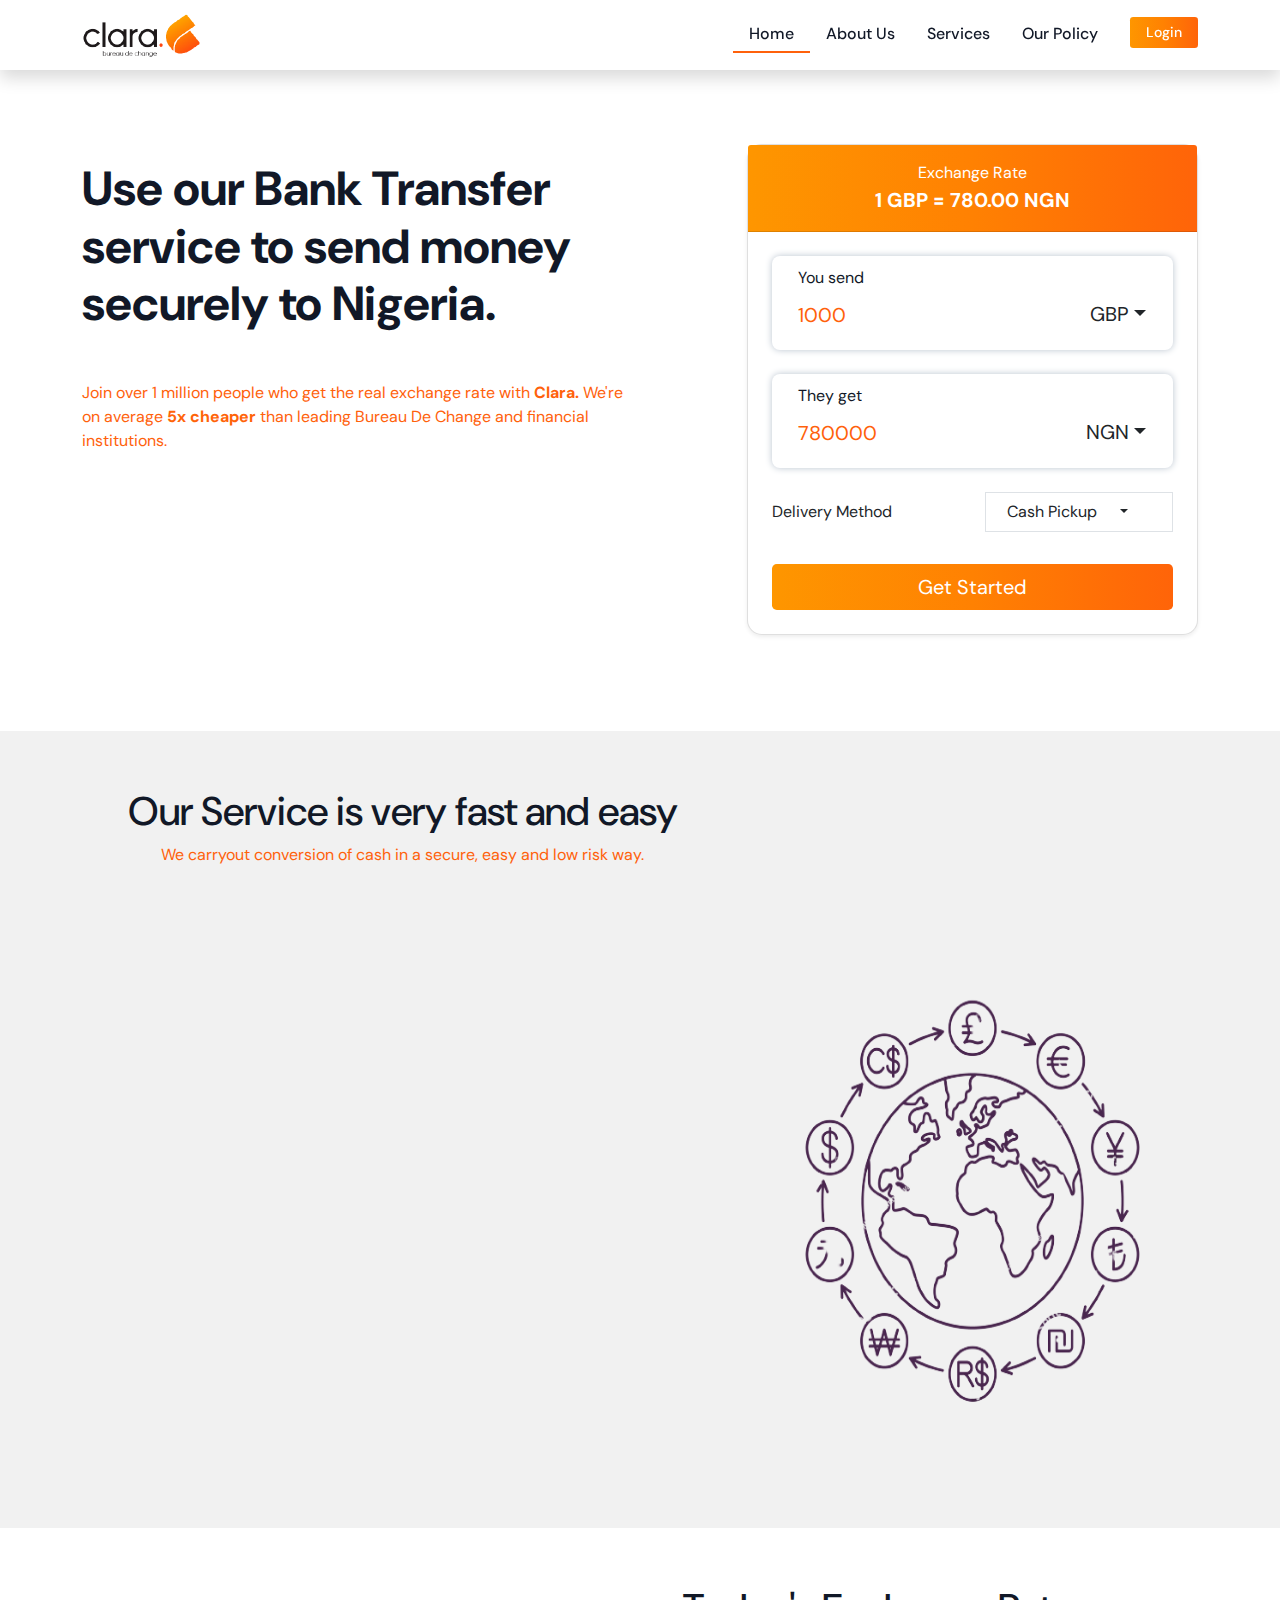
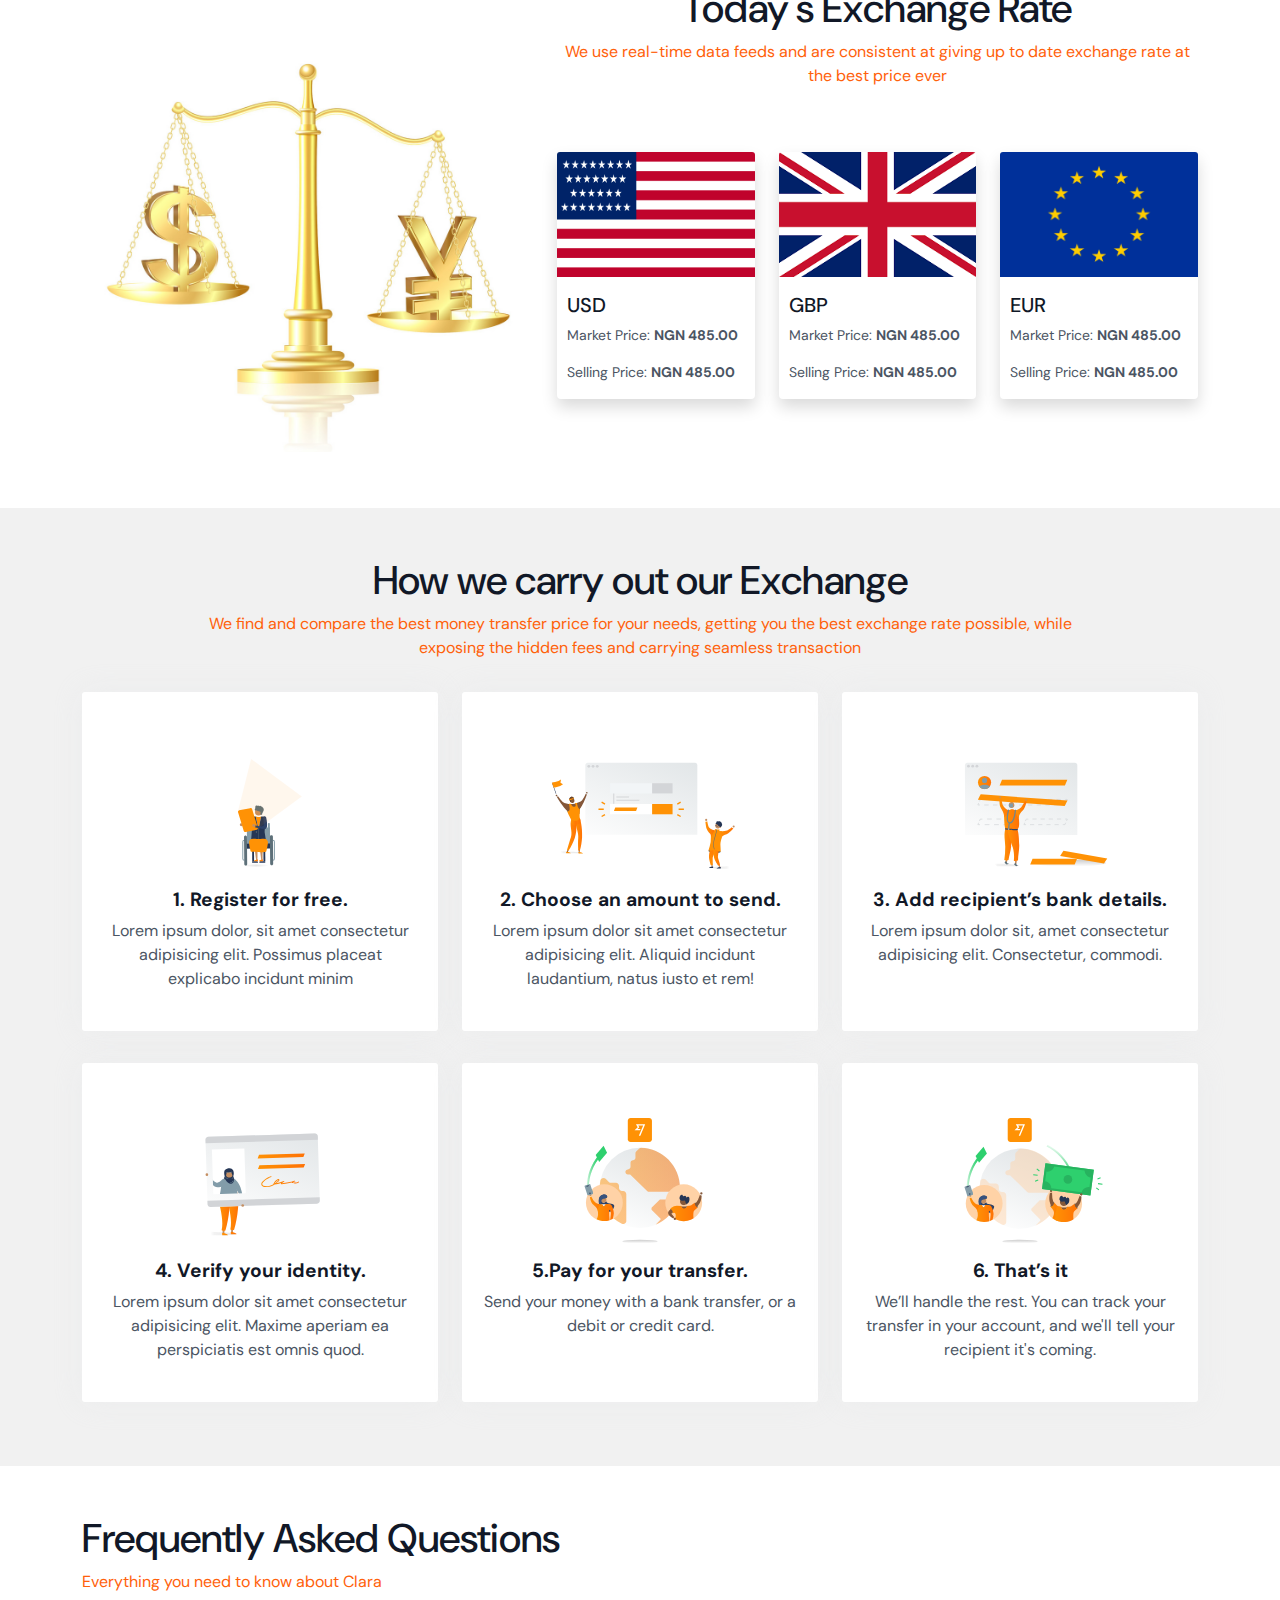
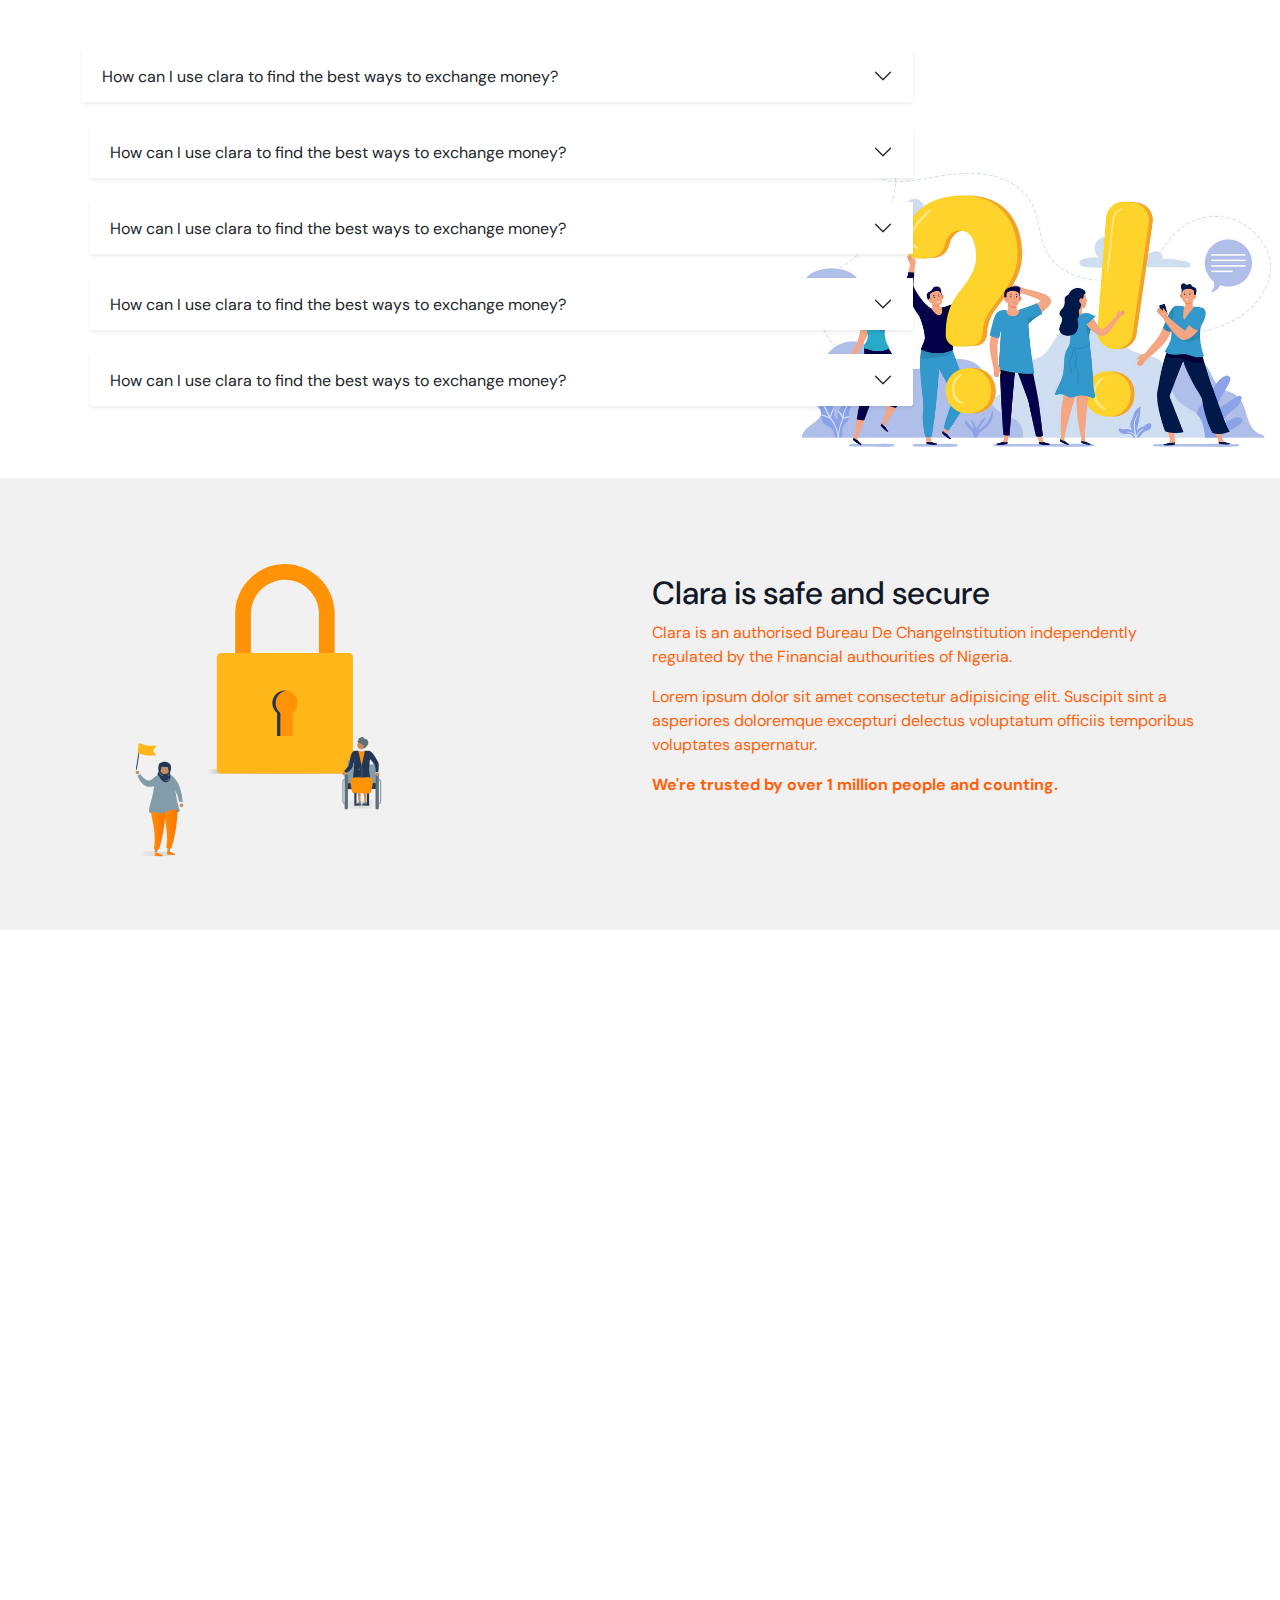
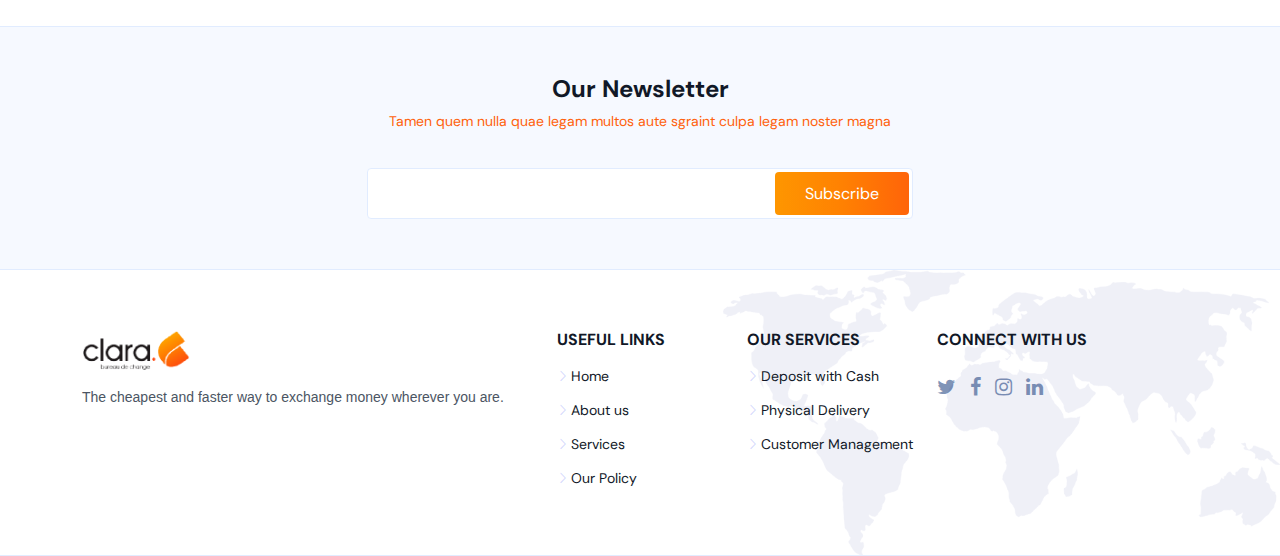
<file: index.html>
<!doctype html>
<html lang="en">
  <head>
    <meta charset="utf-8">
    <meta name="viewport" content="width=device-width, initial-scale=1">
    <meta name="description" content="Clara Bureau De Change">
    <title>Clara Bureau De Change</title>
    <link href="assets/vendor/bootstrap/css/bootstrap.min.css" rel="stylesheet">
    <link href="assets/vendor/bootstrap-icons/bootstrap-icons.css" rel="stylesheet">
    <link href="assets/vendor/aos/aos.css" rel="stylesheet">
    <link href="assets/vendor/remixicon/remixicon.css" rel="stylesheet">
    <link href="assets/vendor/swiper/swiper-bundle.min.css" rel="stylesheet">
    <link href="assets/vendor/glightbox/css/glightbox.min.css" rel="stylesheet">
   <link rel="shortcut icon" href="./assets/img/favicon.png" type="image/x-icon">
    <link rel="stylesheet" href="https://cdnjs.cloudflare.com/ajax/libs/font-awesome/4.7.0/css/font-awesome.min.css">
    <link rel="stylesheet" href="./assets/css/main.css">
    <link rel="stylesheet" href="https://wise.com/static-assets/app/_next/static/css/c7c8783d.ee1cf34d.chunk.css">
  </head>
  <body>
    <button onclick="topFunction()" id="myBtn" title="Go to top"><i class="fa fa-arrow-up"></i></button>
    <nav class="navbar navbar-expand-lg bg-white shadow fixed-top">
      <div class="container">
        <a class="navbar-brand" href="#"><img src="./assets/img/clara_logo.png" class="img-fluid logo" alt="" srcset=""></a>
        <button class="navbar-toggler" type="button" data-bs-toggle="collapse" data-bs-target="#navbarNav" aria-controls="navbarNav" aria-expanded="false" aria-label="Toggle navigation">
          <span class="navbar-toggler-icon"></span>
        </button>
        <div class="collapse navbar-collapse" id="navbarNav">
          <ul class="navbar-nav ms-auto">
            <li class="nav-item">
              <a class="nav-link active" aria-current="page" href="#">Home</a>
            </li>
            <li class="nav-item">
              <a class="nav-link" href="./about.html">About Us</a>
            </li>
            <li class="nav-item">
              <a class="nav-link" href="./services.html">Services</a>
            </li>
            <li class="nav-item ">
              <a class="nav-link" href="/">Our Policy</a>
            </li>
            <li class="nav-item ms-3">
              <a class="nav-link btn btn-primary btn-sm px-4" href="./login.html">Login</a>
            </li>
          </ul>
        </div>
      </div>
    </nav>
    <section class="header py-5" id="">
      <div class="container pt-5">
        <div class="row justify-content-between py-5 mob-pad">
          <div class="col-md-6 col-12 py-3 mob-pad">
              <h1 class="tx-50 fw-bolder mb-5">Use our Bank Transfer service to send money securely to Nigeria.</h1>
            <p>Join over 1 million people who get the real exchange rate with <span class="fw-bold">Clara.</span>
            We're on average <span class="tx-primary fw-bold">5x cheaper </span>than leading Bureau De Change and financial institutions.
            </p>
          </div>
          <div class="col-md-5 col-12">
            <div class="card shadow-sm rounded-15">
              <div class="card-header text-center py-3 " id="bg-primary">
                <p class="mb-0 text-white">Exchange Rate</p>
                <p class="tx-20 fw-bold text-white mb-0">1 GBP = 780.00 NGN</p>
              </div>
              <div class="card-body px-4 py-4">
                <form action="" method="post">
                  <div class="form-group form-group-lg m-b-0">
                    <label class="control-label ps-3" for="tw-calculator-source">You send</label>
                    <div class="input-group input-group-lg">
                      <input type="text" id="" value="1000" class="form-control" placeholder="" autocomplete="off">
                      <div class="input-group-btn amount-currency-select-btn">
                        <div class="btn-group btn-block dropdown">
                          <button id="country-drop" class="btn btn-input btn-input-inverse btn-addon btn-lg dropdown-toggle" type="button" aria-expanded="false" data-bs-toggle="dropdown"><span><i id="flag" class="currency-flag currency-flag-gbp me-1hidden-xs rounded me-1"></i>GBP</span></button>
                            <ul id="myDropdown" class="dropdown-menu dropdown-menu-xs-right dropdown-menu-lg dropdown-menu--open dropdown-content">
                              <div class="divider">
                                <div class="input-group"><span class="input-group-addon">
                                  <span class="tw-icon tw-icon-search tw-icon tw-icon-search" aria-hidden="true" role="presentation">
                                  <svg width="16" height="16" fill="currentColor" focusable="false"><path fill-rule="evenodd" clip-rule="evenodd" d="M11.35 12.484a7 7 0 111.133-1.133l3.517 3.508L14.86 16l-3.51-3.515zM12.4 7A5.4 5.4 0 111.6 7a5.4 5.4 0 0110.8 0z"></path>
                                  </svg>
                                  </span>
                                  </span>
                                  <input type="text" placeholder="Type a currency / country" class="form-control" spellcheck="false" id="myInput" onkeyup="filterFunction()">
                               </div>
                              </div>
                              <li class="dropdown-header">Popular currencies</li>
                            <li class="">
                                  <a class="dropdown-item select-hover"><span><i id="flag" class="currency-flag currency-flag-eur me-1"></i>EUR<span class="small ms-3">Euro</span></span></a>
                            </li>
                            <li class=" active">
                              <a class="dropdown-item select-hover"><span><i id="flag" class="currency-flag currency-flag-gbp me-1"></i>GBP<span class="small ms-3">British pound</span></span> </a>
                            </li>
                            <li class="">
                                <a class="dropdown-item select-hover"><span><i id="flag" class="currency-flag currency-flag-inr me-1"></i>INR<span class="small ms-3">Indian rupee</span></span> </a>
                            </li>
                            <li class=""><a class="dropdown-item select-hover"><span><i id="flag" class="currency-flag currency-flag-usd me-1"></i>USD<span class="small ms-3">United States dollar</span></span></a>
                            </li>
                            <li class="dropdown-header">All currencies</li><li class=""><a class="dropdown-item select-hover"><span><i id="flag" class="currency-flag currency-flag-aed me-1"></i>AED<span class="small ms-3">United Arab Emirates dirham</span></span></a>
                            </li>
                            <li class=""><a class="dropdown-item select-hover"><span><i id="flag" class="currency-flag currency-flag-aud me-1"></i>AUD<span class="small ms-3">Australian dollar</span></span></a>
                            </li>
                            <li class=""><a class="dropdown-item select-hover"><span><i id="flag" class="currency-flag currency-flag-bgn me-1"></i>BGN<span class="small ms-3">Bulgarian lev</span></span></a>
                            </li>
                            <li class=""><a class="dropdown-item select-hover"><span><i id="flag" class="currency-flag currency-flag-brl me-1"></i>BRL<span class="small ms-3">Brazilian real</span></span></a></li><li class=""><a class="dropdown-item select-hover"><span><i id="flag" class="currency-flag currency-flag-cad me-1"></i>CAD<span class="small ms-3">Canadian dollar</span></span></a>
                            </li>
                            <li class=""><a class="dropdown-item select-hover"><span><i id="flag" class="currency-flag currency-flag-cad me-1"></i>CAD<span class="small ms-3">Canadian dollar</span></span></a>
                            </li>
                            
                            <li class=""><a class="dropdown-item select-hover"><span><i id="flag" class="currency-flag currency-flag-chf me-1"></i>CHF<span class="small ms-3">Swiss franc</span></span></a>
                            </li>
                            <li class=""><a class="dropdown-item select-hover"><span><i id="flag" class="currency-flag currency-flag-czk me-1"></i>CZK<span class="small ms-3">Czech koruna</span></span></a>
                            </li>
                            <li class=""><a class="dropdown-item select-hover"><span><i id="flag" class="currency-flag currency-flag-dkk me-1"></i>DKK<span class="small ms-3">Danish krone</span></span></a>
                            </li>
                            <li class=""><a class="dropdown-item select-hover"><span><i id="flag" class="currency-flag currency-flag-eur me-1"></i>EUR<span class="small ms-3">Euro</span></span></a>
                            </li>
                            <li class=" active"><a><span><i id="flag" class="currency-flag currency-flag-gbp me-1"></i>GBP<span class="small ms-3">British pound</span></span></a>
                            </li>
                            <li class=""><a class="dropdown-item select-hover"><span><i id="flag" class="currency-flag currency-flag-hkd me-1"></i>HKD<span class="small ms-3">Hong Kong dollar</span></span></a>
                            </li>
                            <li class=""><a class="dropdown-item select-hover"><span><i id="flag" class="currency-flag currency-flag-hrk me-1"></i>HRK<span class="small ms-3">Croatian kuna</span></span></a>
                            </li>
                            <li class=""><a class="dropdown-item select-hover"><span><i id="flag" class="currency-flag currency-flag-huf me-1"></i>HUF<span class="small ms-3">Hungarian forint</span></span></a>
                            </li>
                            <li class=""><a class="dropdown-item select-hover"><span><i id="flag" class="currency-flag currency-flag-idr me-1"></i>IDR<span class="small ms-3">Indonesian rupiah</span></span></a>
                            </li>
                            <li class=""><a class="dropdown-item select-hover"><span><i id="flag" class="currency-flag currency-flag-inr me-1"></i>INR<span class="small ms-3">Indian rupee</span></span></a>
                            </li>
                            <li class=""><a class="dropdown-item select-hover"><span><i id="flag" class="currency-flag currency-flag-jpy me-1"></i>JPY<span class="small ms-3">Japanese yen</span></span></a>
                            </li>
                            <li class=""><a class="dropdown-item select-hover"><span><i id="flag" class="currency-flag currency-flag-myr me-1"></i>MYR<span class="small ms-3">Malaysian ringgit</span></span></a>
                            </li>
                            <li class=""><a class="dropdown-item select-hover"><span><i id="flag" class="currency-flag currency-flag-npr me-1"></i>NPR<span class="small ms-3">Nepalese rupee</span></span></a></li>
                            <li><a><span><i id="flag" class="currency-flag currency-flag-ngn me-1"></i>NGN<span class="small ms-3">Nigerian naira</span></span></a></li>
                            <li class=""><a class="dropdown-item select-hover"><span><i id="flag" class="currency-flag currency-flag-nok me-1"></i>NOK<span class="small ms-3">Norwegian krone</span></span></a>
                            </li>
                            <li class=""><a class="dropdown-item select-hover"><span><i id="flag" class="currency-flag currency-flag-nzd me-1"></i>NZD<span class="small ms-3">New Zealand dollar</span></span></a>
                            </li>
                            <li class=""><a class="dropdown-item select-hover"><span><i id="flag" class="currency-flag currency-flag-pln me-1"></i>PLN<span class="small ms-3">Polish złoty</span></span></a>
                            </li>
                            <li class=""><a class="dropdown-item select-hover"><span><i id="flag" class="currency-flag currency-flag-ron me-1"></i>RON<span class="small ms-3">Romanian leu</span></span></a>
                            </li>
                            <li class=""><a class="dropdown-item select-hover"><span><i id="flag" class="currency-flag currency-flag-sek me-1"></i>SEK<span class="small ms-3">Swedish krona</span></span></a>
                            </li>
                            <li class=""><a class="dropdown-item select-hover"><span><i id="flag" class="currency-flag currency-flag-sgd me-1"></i>SGD<span class="small ms-3">Singapore dollar</span></span></a>
                            </li>
                            <li class=""><a class="dropdown-item select-hover"><span><i id="flag" class="currency-flag currency-flag-try me-1"></i>TRY<span class="small ms-3">Turkish lira</span></span></a>
                            </li>
                            <li class=""><a class="dropdown-item select-hover"><span><i id="flag" class="currency-flag currency-flag-usd me-1"></i>USD<span class="small ms-3">United States dollar</span></span></a>
                            </li>
                            <li class=""><a class="dropdown-item select-hover"><span>Can't find it? <span class="anchor">Request the currency you need</span>, and we'll notify you once it's available.</span></a>
                            </li>
                            </ul>
                          </div>
                      </div>
                    </div>
                  </div>
                  <div class="form-group form-group-lg m-b-0 mt-4">
                    <label class="control-label ps-3" for="tw-calculator-source">They get</label>
                    <div class="input-group input-group-lg">
                      <input type="text" id="time" value="780000" class="form-control" placeholder="" autocomplete="off">
                      <div class="input-group-btn amount-currency-select-btn">
                        <div class="btn-group btn-block dropdown">
                          <button class="btn btn-input btn-input-inverse btn-addon btn-lg dropdown-toggle" type="button" aria-expanded="false" data-bs-toggle="dropdown"><span><i id="flag" class="currency-flag currency-flag-ngn me-1hidden-xs rounded me-1"></i>NGN</span></button>
                          <ul id="myDropdown2" class="dropdown-menu dropdown-menu-xs-right dropdown-menu-lg dropdown-menu--open dropdown-content">
                            <div class="divider">
                              <div class="input-group"><span class="input-group-addon">
                                <span class="tw-icon tw-icon-search tw-icon tw-icon-search" aria-hidden="true" role="presentation">
                                <svg width="16" height="16" fill="currentColor" focusable="false"><path fill-rule="evenodd" clip-rule="evenodd" d="M11.35 12.484a7 7 0 111.133-1.133l3.517 3.508L14.86 16l-3.51-3.515zM12.4 7A5.4 5.4 0 111.6 7a5.4 5.4 0 0110.8 0z"></path>
                                </svg>
                                </span>
                                </span>
                                <input type="text" placeholder="Type a currency / country" class="form-control" spellcheck="false" id="myInput2" onkeyup="filterFunction2()">
                             </div>
                            </div>
                            <li class="dropdown-header">Popular currencies</li>
                          <li class="">
                                <a class="dropdown-item select-hover"><span><i id="flag" class="currency-flag currency-flag-eur me-1"></i>EUR<span class="small ms-3">Euro</span></span></a>
                          </li>
                          <li class=" active">
                            <a class="dropdown-item select-hover"><span><i id="flag" class="currency-flag currency-flag-gbp me-1"></i>GBP<span class="small ms-3">British pound</span></span> </a>
                          </li>
                          <li class="">
                              <a class="dropdown-item select-hover"><span><i id="flag" class="currency-flag currency-flag-inr me-1"></i>INR<span class="small ms-3">Indian rupee</span></span> </a>
                          </li>
                          <li class=""><a class="dropdown-item select-hover"><span><i id="flag" class="currency-flag currency-flag-usd me-1"></i>USD<span class="small ms-3">United States dollar</span></span></a>
                          </li>
                          <li class="dropdown-header">All currencies</li><li class=""><a class="dropdown-item select-hover"><span><i id="flag" class="currency-flag currency-flag-aed me-1"></i>AED<span class="small ms-3">United Arab Emirates dirham</span></span></a>
                          </li>
                          <li class=""><a class="dropdown-item select-hover"><span><i id="flag" class="currency-flag currency-flag-aud me-1"></i>AUD<span class="small ms-3">Australian dollar</span></span></a>
                          </li>
                          <li class=""><a class="dropdown-item select-hover"><span><i id="flag" class="currency-flag currency-flag-bgn me-1"></i>BGN<span class="small ms-3">Bulgarian lev</span></span></a>
                          </li>
                          <li class=""><a class="dropdown-item select-hover"><span><i id="flag" class="currency-flag currency-flag-brl me-1"></i>BRL<span class="small ms-3">Brazilian real</span></span></a></li><li class=""><a class="dropdown-item select-hover"><span><i id="flag" class="currency-flag currency-flag-cad me-1"></i>CAD<span class="small ms-3">Canadian dollar</span></span></a>
                          </li>
                          <li class=""><a class="dropdown-item select-hover"><span><i id="flag" class="currency-flag currency-flag-cad me-1"></i>CAD<span class="small ms-3">Canadian dollar</span></span></a>
                          </li>
                          
                          <li class=""><a class="dropdown-item select-hover"><span><i id="flag" class="currency-flag currency-flag-chf me-1"></i>CHF<span class="small ms-3">Swiss franc</span></span></a>
                          </li>
                          <li class=""><a class="dropdown-item select-hover"><span><i id="flag" class="currency-flag currency-flag-czk me-1"></i>CZK<span class="small ms-3">Czech koruna</span></span></a>
                          </li>
                          <li class=""><a class="dropdown-item select-hover"><span><i id="flag" class="currency-flag currency-flag-dkk me-1"></i>DKK<span class="small ms-3">Danish krone</span></span></a>
                          </li>
                          <li class=""><a class="dropdown-item select-hover"><span><i id="flag" class="currency-flag currency-flag-eur me-1"></i>EUR<span class="small ms-3">Euro</span></span></a>
                          </li>
                          <li class=" active"><a><span><i id="flag" class="currency-flag currency-flag-gbp me-1"></i>GBP<span class="small ms-3">British pound</span></span></a>
                          </li>
                          <li class=""><a class="dropdown-item select-hover"><span><i id="flag" class="currency-flag currency-flag-hkd me-1"></i>HKD<span class="small ms-3">Hong Kong dollar</span></span></a>
                          </li>
                          <li class=""><a class="dropdown-item select-hover"><span><i id="flag" class="currency-flag currency-flag-hrk me-1"></i>HRK<span class="small ms-3">Croatian kuna</span></span></a>
                          </li>
                          <li class=""><a class="dropdown-item select-hover"><span><i id="flag" class="currency-flag currency-flag-huf me-1"></i>HUF<span class="small ms-3">Hungarian forint</span></span></a>
                          </li>
                          <li class=""><a class="dropdown-item select-hover"><span><i id="flag" class="currency-flag currency-flag-idr me-1"></i>IDR<span class="small ms-3">Indonesian rupiah</span></span></a>
                          </li>
                          <li class=""><a class="dropdown-item select-hover"><span><i id="flag" class="currency-flag currency-flag-inr me-1"></i>INR<span class="small ms-3">Indian rupee</span></span></a>
                          </li>
                          <li class=""><a class="dropdown-item select-hover"><span><i id="flag" class="currency-flag currency-flag-jpy me-1"></i>JPY<span class="small ms-3">Japanese yen</span></span></a>
                          </li>
                          <li class=""><a class="dropdown-item select-hover"><span><i id="flag" class="currency-flag currency-flag-myr me-1"></i>MYR<span class="small ms-3">Malaysian ringgit</span></span></a>
                          </li>
                          <li class=""><a class="dropdown-item select-hover"><span><i id="flag" class="currency-flag currency-flag-npr me-1"></i>NPR<span class="small ms-3">Nepalese rupee</span></span></a></li>
                          <li><a><span><i id="flag" class="currency-flag currency-flag-ngn me-1"></i>NGN<span class="small ms-3">Nigerian naira</span></span></a></li>
                          <li class=""><a class="dropdown-item select-hover"><span><i id="flag" class="currency-flag currency-flag-nok me-1"></i>NOK<span class="small ms-3">Norwegian krone</span></span></a>
                          </li>
                          <li class=""><a class="dropdown-item select-hover"><span><i id="flag" class="currency-flag currency-flag-nzd me-1"></i>NZD<span class="small ms-3">New Zealand dollar</span></span></a>
                          </li>
                          <li class=""><a class="dropdown-item select-hover"><span><i id="flag" class="currency-flag currency-flag-pln me-1"></i>PLN<span class="small ms-3">Polish złoty</span></span></a>
                          </li>
                          <li class=""><a class="dropdown-item select-hover"><span><i id="flag" class="currency-flag currency-flag-ron me-1"></i>RON<span class="small ms-3">Romanian leu</span></span></a>
                          </li>
                          <li class=""><a class="dropdown-item select-hover"><span><i id="flag" class="currency-flag currency-flag-sek me-1"></i>SEK<span class="small ms-3">Swedish krona</span></span></a>
                          </li>
                          <li class=""><a class="dropdown-item select-hover"><span><i id="flag" class="currency-flag currency-flag-sgd me-1"></i>SGD<span class="small ms-3">Singapore dollar</span></span></a>
                          </li>
                          <li class=""><a class="dropdown-item select-hover"><span><i id="flag" class="currency-flag currency-flag-try me-1"></i>TRY<span class="small ms-3">Turkish lira</span></span></a>
                          </li>
                          <li class=""><a class="dropdown-item select-hover"><span><i id="flag" class="currency-flag currency-flag-usd me-1"></i>USD<span class="small ms-3">United States dollar</span></span></a>
                          </li>
                          <li class=""><a class="dropdown-item select-hover"><span>Can't find it? <span class="anchor">Request the currency you need</span>, and we'll notify you once it's available.</span></a>
                          </li>
                          </ul>
                        </div>
                      </div>
                    </div>
                  </div>

                  
                  <div class="row justify-content-between mt-4 ">
                    <div class="col-md-5">
                      <p class="text-dark pt-2">Delivery Method</p>
                    </div>
                    <div class="col-md-6">
                      <div class="btn-group d-flex float-md-right border px-2">
                        <a class="btn btn-default dropdown-toggle btn-blog " data-bs-toggle="dropdown" id="dropdownMenu1"><span class="selection pull-left">Cash Pickup </span> 
                          <span class="pull-right glyphiconglyphicon-chevron-down caret" style="float:right;margin-top:10px;"></span></a>
                    
                         <ul class="dropdown-menu select-width" id="dropdownOption" role="menu" aria-labelledby="dropdownMenu1">
                           <li><a href="#" class="select-hover" data-value=1><h5>Cash Pickup</h5> <p><span>Send Money for cash pickup</span> <br/><br/>We can help you pick up your money from any bank branch</p></a>  </li>
                           <li><a href="#" class="select-hover" data-value=2><h5>Bank Transfer</h5> <p> <span>Send Money directly to bank</span>  <br/><br/> Convenient transfer money to to any bank of choice</p></a>  </li>
                        </ul>
                      </div>
                    </div>
                  </div>
                  <div class="mt-4">
                    <a href="./summary.html" class="btn btn-primary btn-lg w-100">Get Started</a>
                  </div>

                </form>

         

                
              </div>
            </div>
           
          </div>
        </div>

      </div>
    </section>
    <section class="step bg-gray">
      <div class="container py-5">
        <div class="row ">
          <div class="col-md-7 col-12 order-2 order-md-1 my-2">
            <div class="container">
              <h1 class="text-center">Our Service is very fast and easy</h1>
              <p class="text-center">We carryout conversion of cash in a secure, easy and low risk way. </p>
              <div class="card border-0 shadow-sm my-4" data-aos="fade-right" data-aos-duration="1000">
                <div class="card-body">
                  <div class="d-flex">
                    <img src="./assets/img/use-icon-1.png" alt="" srcset="" class="img-fluid icon-img">
                    <div class="pt-4 ms-4">
                      <p class="mb-2 tx-gray">Step 1</p>
                      <h3>Enter your conversion amount</h3>
                    </div>
                  </div>
                </div>
              </div>
              <div class="card border-0 shadow-sm my-4" data-aos="fade-right" data-aos-duration="2000">
                <div class="card-body">
                  <div class="d-flex">
                    <img src="./assets/img/use-icon-2.png" alt="" srcset="" class="img-fluid icon-img">
                    <div class="pt-4 ms-4">
                      <p class="tx-gray">Step 2</p>
                      <h3>Choose method of transfer</h3>
                    </div>
                  </div>
                </div>
              </div>
              <div class="card border-0 shadow-sm my-4" data-aos="fade-right" data-aos-duration="3000">
                <div class="card-body">
                  <div class="d-flex">
                    <img src="./assets/img/use-icon-3.png" alt="" srcset="" class="img-fluid icon-img">
                    <div class="pt-3 ms-4">
                      <p class="mb-2 tx-gray">Step 3</p>
                      <h3>Enter your preferred conversion currency and initiate process</h3>
                    </div>
                  </div>
                </div>
              </div>
            </div>
          </div>
          <div class="col-md-5 order-1 order-md-2 pad-pay my-2">
            <div class="vert-containe">
              <div class="vert-cente">
                <img src="./assets/img/world.png" class="img-fluid payment-img" alt="" srcset="">
              </div>
            </div>
          </div>
        </div>
      </div>
      
    </section>
   
   
    <section class="info bg-white">
      <div class="container py-5">
        <div class="row ">
          <div class="col-md-5 exchang py-2">
            <div class="px-md-3 pt-md-5">
              <img src="./assets/img/rat.jpg" class="img-fluid exchange-img" alt="">
            </div>
          </div>
          <div class="col-md-7 col-12 card-height py-2">
            <div class="">
              <h1 class="text-center">Today's Exchange Rate</h1>
              <p class="text-center">We use real-time data feeds and are consistent at giving  up to date exchange rate at the best price ever</p>
              <div class="row mt-lg-5">
                <div class="col-md-4 col-12 mt-3">
                  <div class="card shadow border-0">
                    <img src="./assets/img/us.jpg" class="card-img-top img-height" alt="...">
                    <div class="card-body px-10">
                      <h5 class="card-title">USD</h5>
                      <p class="card-text tx-14">Market Price: <span class="fw-bold">NGN 485.00</span></p>
                      <p class="card-text tx-14">Selling Price: <span class="fw-bold">NGN 485.00</span> </p>
                    </div>
                  </div>
                  
                </div>
                <div class="col-md-4 col-12 mt-3">
                  <div class="card shadow border-0">
                    <img src="./assets/img/uk.png" class="card-img-top img-height" alt="...">
                    <div class="card-body px-10">
                      <h5 class="card-title">GBP</h5>
                      <p class="card-text tx-14">Market Price: <span class="fw-bold">NGN 485.00</span> </p>
                      <p class="card-text tx-14">Selling Price: <span class="fw-bold">NGN 485.00</span> </p>
                    </div>
                  </div>
                  
                </div>
                <div class="col-md-4 col-12 mt-3">
                  <div class="card shadow border-0">
                    <img src="./assets/img/euro.png" class="card-img-top img-height" alt="...">
                    <div class="card-body px-10">
                      <h5 class="card-title">EUR</h5>
                      <p class="card-text tx-14">Market Price: <span class="fw-bold">NGN 485.00</span> </p>
                      <p class="card-text tx-14">Selling Price: <span class="fw-bold">NGN 485.00</span> </p>
                    </div>
                  </div>
                  
                </div>
              </div>
            </div>
          </div>
        </div>
      </div>
    </section>
    <section id="" class="bg-gray">
      <div class="container py-5 text-center">
        <h1 class="text-center">How we carry out our Exchange</h1>
        <p class="text-center col-lg-10 mx-auto">We find and compare the best money transfer price for your needs, getting you the best exchange rate possible, while exposing the hidden fees and carrying seamless transaction</p>
        <div class="row row-equal-height">
          <div class="col-xs-12 col-sm-6 col-lg-4 my-3">
          <article class="tw-instruction">
            <img src="./assets/img/exhange1.svg" alt="" class="img-fluid">
            <h4>1. Register for free.
            </h4>
            <p class="tx-gray">Lorem ipsum dolor, sit amet consectetur adipisicing elit. Possimus placeat explicabo incidunt minim

            </p>
          </article>
        </div>
        <div class="col-xs-12 col-sm-6 col-lg-4 my-3">
          <article class="tw-instruction">
            <img src="./assets/img/exchange2.svg" alt="" class="img-fluid">
            <h4>2. Choose an amount to send.  </h4>
          <p class="tx-gray">Lorem ipsum dolor sit amet consectetur adipisicing elit. Aliquid incidunt laudantium, natus iusto et rem!</p>
          </article>
        </div>
          <div class="col-xs-12 col-sm-6 col-lg-4 my-3">
            <article class="tw-instruction">
            <img src="./assets/img/exchange3.svg" alt="" class="img-fluid">
            <h4>3. Add recipient’s bank details. </h4>
            <p class="tx-gray">Lorem ipsum dolor sit, amet consectetur adipisicing elit. Consectetur, commodi.</p></article>
          </div>
          <div class="col-xs-12 col-sm-6 col-lg-4 my-3">
            <article class="tw-instruction">
              <img src="./assets/img/exchange4.svg" alt="" class="img-fluid">
              <h4>4. Verify your identity.  </h4>
            <p class="tx-gray">Lorem ipsum dolor sit amet consectetur adipisicing elit. Maxime aperiam ea perspiciatis est omnis quod.</p></article>
          </div>
          <div class="col-xs-12 col-sm-6 col-lg-4 my-3">
            <article class="tw-instruction">
              <img src="./assets/img/exchange5.svg" alt="" class="img-fluid">
              <h4>5.Pay for your transfer. </h4>
              <p class="tx-gray">Send your money with a bank transfer, or a debit or credit card.</p>
            </article>
          </div>
            <div class="col-xs-12 col-sm-6 col-lg-4 my-3">
              <article class="tw-instruction">
                <img src="./assets/img/exchange6.svg" alt="" class="img-fluid">
                <h4>6. That’s it</h4>
              <p class="tx-gray">We’ll handle the rest. You can track your transfer in your account, and we'll tell your recipient it's coming.</p>
            </article>
          </div>
        </div>
      </div>
    </section>

    <section>
      <div class="faq">
        <div class="sape">
            <!-- <img src="assets/img/question-bg.png" alt="" class="faq-bg"> -->
        </div>
        <div class="container py-5">
            <div class="row">
                <div class="col-12">
                    <div class="content">
                        <h1 class="title"> Frequently Asked Questions</h1>
                        <p class="">Everything you need to know about Clara</p>
                    </div>
                </div>
                <div class="col-lg-9 faq">
                    <div class="accordion" id="accordionExample">
                        <div class="accordion-item mb-4">
                            <h2 class="accordion-header" id="headingOne">
                                <button class="accordion-button shadow-sm collapsed" type="button" data-bs-toggle="collapse" data-bs-target="#collapseOne" aria-expanded="false" aria-controls="collapseOne">
                                    
                                    How can I use clara to find the best ways to exchange money?
                                </button>
                            </h2>
                            <div id="collapseOne" class="accordion-collapse collapse" aria-labelledby="headingOne" data-bs-parent="#accordionExample">
                                <div class="accordion-body">
                                    Lorem ipsum dolor sit amet consectetur adipisicing elit. Repudiandae, quidem, ab voluptate quo odio dicta a beatae, culpa magni expedita provident ipsum impedit! Sequi, odit? Asperiores facilis veritatis quisquam officia.
                                </div>
                            </div>
                        </div>
                        <div class="accordion-item mb-4 ms-2">
                            <h2 class="accordion-header" id="headingTwo">
                                <button class="accordion-button shadow-sm collapsed" type="button" data-bs-toggle="collapse" data-bs-target="#collapseTwo" aria-expanded="false" aria-controls="collapseTwo">
                                    
                                    How can I use clara to find the best ways to exchange money?
                                </button>
                            </h2>
                            <div id="collapseTwo" class="accordion-collapse collapse" aria-labelledby="headingTwo" data-bs-parent="#accordionExample">
                                <div class="accordion-body">
                                    Lorem ipsum dolor sit amet consectetur adipisicing elit. Repudiandae, quidem, ab voluptate quo odio dicta a beatae, culpa magni expedita provident ipsum impedit! Sequi, odit? Asperiores facilis veritatis quisquam officia.
                                </div>
                            </div>
                        </div>
                        <div class="accordion-item mb-4 ms-2">
                            <h2 class="accordion-header" id="headingThree">
                                <button class="accordion-button shadow-sm collapsed" type="button" data-bs-toggle="collapse" data-bs-target="#collapseThree" aria-expanded="false" aria-controls="collapseThree">
                                    
                                    How can I use clara to find the best ways to exchange money?
                                </button>
                            </h2>
                            <div id="collapseThree" class="accordion-collapse collapse" aria-labelledby="headingThree" data-bs-parent="#accordionExample">
                                <div class="accordion-body">
                                    Lorem ipsum dolor sit amet consectetur adipisicing elit. Repudiandae, quidem, ab voluptate quo odio dicta a beatae, culpa magni expedita provident ipsum impedit! Sequi, odit? Asperiores facilis veritatis quisquam officia.
                                </div>
                            </div>
                        </div>
                        <div class="accordion-item mb-4 ms-2">
                            <h2 class="accordion-header" id="headingFour">
                                <button class="accordion-button shadow-sm collapsed" type="button" data-bs-toggle="collapse" data-bs-target="#collapseFour" aria-expanded="false" aria-controls="collapseFour">
                                    
                                    How can I use clara to find the best ways to exchange money?
                                </button>
                            </h2>
                            <div id="collapseFour" class="accordion-collapse collapse" aria-labelledby="headingFour" data-bs-parent="#accordionExample">
                                <div class="accordion-body">
                                    Lorem ipsum dolor sit amet consectetur adipisicing elit. Repudiandae, quidem, ab voluptate quo odio dicta a beatae, culpa magni expedita provident ipsum impedit! Sequi, odit? Asperiores facilis veritatis quisquam officia.
                                </div>
                            </div>
                        </div>
                        <div class="accordion-item mb-4 ms-2">
                            <h2 class="accordion-header" id="headingFive">
                                <button class="accordion-button shadow-sm collapsed" type="button" data-bs-toggle="collapse" data-bs-target="#collapseFive" aria-expanded="false" aria-controls="collapseFive">
                                    
                                    How can I use clara to find the best ways to exchange money?
                                </button>
                            </h2>
                            <div id="collapseFive" class="accordion-collapse collapse" aria-labelledby="headingFive" data-bs-parent="#accordionExample" style="">
                                <div class="accordion-body">
                                    Lorem ipsum dolor sit amet consectetur adipisicing elit. Repudiandae, quidem, ab voluptate quo odio dicta a beatae, culpa magni expedita provident ipsum impedit! Sequi, odit? Asperiores facilis veritatis quisquam officia.
                                </div>
                            </div>
                        </div>
                    </div>
                </div>
                <div class="col-lg-3">
                    <div class="question">
                        <img src="assets/img/ques.jpg" alt="" class="question-man img-fluid">
                    </div>
                </div>
            </div>
        </div>
    </div>
    </section>
    <section class="bg-gray" id="safety">
      <div class="container py-5">
      <div class="row vertical-align-center justify-content-between">
      <div class="hidden-xs hidden-sm col-md-4">
      <img loading="lazy" src="./assets/img/secure.svg" alt="Wise is safe and secure" class="img-fluid img-max-height">
      </div>
      <div class="col-xs-12 col-md-6">
      <h2 class="m-b-2 colored-dot colored-dot-info pt-5">Clara is safe and secure</h2>
      <div class="m-b-2">
      <p>
      <span>Clara is an authorised Bureau De ChangeInstitution independently regulated by the Financial authourities of Nigeria.</span>
      </p>
      <p>Lorem ipsum dolor sit amet consectetur adipisicing elit. Suscipit sint a asperiores doloremque excepturi delectus voluptatum officiis temporibus voluptates aspernatur.</p>
      <p class="m-b-2"><strong>We're trusted by over 1 million people and counting.</strong></p>
      </div>
      </div>
      </div>
      </div>
      </section>
     <!-- ======= Testimonials Section ======= -->
     <section id="testimonials" class="testimonials">

      <div class="container py-5" data-aos="fade-up">

        <header class="section-header text-center">
          <h1>Testimonials</h1>
          <p>What they are saying about us</p>
        </header>

        <div class="testimonials-slider swiper-container" data-aos="fade-up" data-aos-delay="200">
          <div class="swiper-wrapper">

            <div class="swiper-slide">
              <div class="testimonial-item">
                <div class="stars">
                  <i class="bi bi-star-fill"></i><i class="bi bi-star-fill"></i><i class="bi bi-star-fill"></i><i class="bi bi-star-fill"></i><i class="bi bi-star-fill"></i>
                </div>
                <p class="tx-gray">
                  Proin iaculis purus consequat sem cure digni ssim donec porttitora entum suscipit rhoncus. Accusantium quam, ultricies eget id, aliquam eget nibh et. Maecen aliquam, risus at semper.
                </p>
                <div class="profile mt-auto text-gray">
                  <h3>Joshua Bassey</h3>
                  <h4>Published 30 mins ago</h4>
                </div>
              </div>
            </div><!-- End testimonial item -->

            <div class="swiper-slide">
              <div class="testimonial-item">
                <div class="stars">
                  <i class="bi bi-star-fill"></i><i class="bi bi-star-fill"></i><i class="bi bi-star-fill"></i><i class="bi bi-star-fill"></i><i class="bi bi-star-fill"></i>
                </div>
                <p class="tx-gray" >
                  Export tempor illum tamen malis malis eram quae irure esse labore quem cillum quid cillum eram malis quorum velit fore eram velit sunt aliqua noster fugiat irure amet legam anim culpa.
                </p>
                <div class="profile mt-auto text-gray">
                  <h3>Alex George</h3>
                  <h4>Published 33 mins ago</h4>
                </div>
              </div>
            </div><!-- End testimonial item -->

            <div class="swiper-slide">
              <div class="testimonial-item">
                <div class="stars">
                  <i class="bi bi-star-fill"></i><i class="bi bi-star-fill"></i><i class="bi bi-star-fill"></i><i class="bi bi-star-fill"></i><i class="bi bi-star-fill"></i>
                </div>
                <p class="tx-gray">
                  Enim nisi quem export duis labore cillum quae magna enim sint quorum nulla quem veniam duis minim tempor labore quem eram duis noster aute amet eram fore quis sint minim.
                </p>
                <div class="profile mt-auto text-gray">
                  <h3>Ayo Bernard</h3>
                  <h4>Published 33 mins ago</h4>
                </div>
              </div>
            </div><!-- End testimonial item -->

            <div class="swiper-slide">
              <div class="testimonial-item">
                <div class="stars">
                  <i class="bi bi-star-fill"></i><i class="bi bi-star-fill"></i><i class="bi bi-star-fill"></i><i class="bi bi-star-fill"></i><i class="bi bi-star-fill"></i>
                </div>
                <p class="tx-gray">
                  Fugiat enim eram quae cillum dolore dolor amet nulla culpa multos export minim fugiat minim velit minim dolor enim duis veniam ipsum anim magna sunt elit fore quem dolore labore illum veniam.
                </p>
                <div class="profile mt-auto text-gray">
                  <h3>Seyi Olumide</h3>
                  <h4>Published 33 mins ago</h4>
                </div>
              </div>
            </div><!-- End testimonial item -->

            <div class="swiper-slide">
              <div class="testimonial-item">
                <div class="stars">
                  <i class="bi bi-star-fill"></i><i class="bi bi-star-fill"></i><i class="bi bi-star-fill"></i><i class="bi bi-star-fill"></i><i class="bi bi-star-fill"></i>
                </div>
                <p class="tx-gray">
                  Quis quorum aliqua sint quem legam fore sunt eram irure aliqua veniam tempor noster veniam enim culpa labore duis sunt culpa nulla illum cillum fugiat legam esse veniam culpa fore nisi cillum quid.
                </p>
                <div class="profile mt-auto text-gray">
                  <h3>Nath Bill</h3>
                  <h4>Published 33 mins ago</h4>
                </div>
              </div>
            </div><!-- End testimonial item -->

          </div>
          <div class="swiper-pagination"></div>
        </div>

      </div>

    </section><!-- End Testimonials Section -->


    <section class="footer">
        <div class="footer-newsletter">
          <div class="container">
            <div class="row justify-content-center">
              <div class="col-lg-12 text-center">
                <h4>Our Newsletter</h4>
                <p>Tamen quem nulla quae legam multos aute sgraint culpa legam noster magna</p>
              </div>
              <div class="col-lg-6">
                <form action="" method="post">
                  <input type="email" name="email"><input type="submit" value="Subscribe">
                </form>
              </div>
            </div>
          </div>
        </div>
    
        <div class="footer-top">
          <div class="container">
            <div class="row">
              <div class="col-lg-5 col-md-12 footer-info">
                <a href="index.html" class="logo d-flex align-items-center">
                  <img src="assets/img/clara_logo.png" class="img-fluid" alt="">
                  <!-- <span>Clara</span> -->
                </a>
                <p class="tx-gray">The cheapest and faster way to exchange money wherever you are.</p>
               
              </div>
              <div class="col-lg-2 col-6 footer-links">
                <h4>Useful Links</h4>
                <ul>
                  <li><i class="bi bi-chevron-right"></i> <a href="./index.html">Home</a></li>
                  <li><i class="bi bi-chevron-right"></i> <a href="./about.html">About us</a></li>
                  <li><i class="bi bi-chevron-right"></i> <a href="./services.html">Services</a></li>
                  <li><i class="bi bi-chevron-right"></i> <a href="./privacy">Our Policy</a></li>
                </ul>
              </div>
    
              <div class="col-lg-2 col-6 footer-links">
                <h4>Our Services</h4>
                <ul>
                  <li><i class="bi bi-chevron-right"></i> <a href="#">Deposit with Cash</a></li>
                  <li><i class="bi bi-chevron-right"></i> <a href="#">Physical Delivery</a></li>
                  <li><i class="bi bi-chevron-right"></i> <a href="#">Customer Management</a></li>
                </ul>
              </div>
    
              <div class="col-lg-3 col-md-12 footer-contact text-center text-md-start">
                <h4>Connect with Us</h4>
                <div class="social-links mt-3">
                  <a href="#" class="twitter"><i class="fa fa-twitter"></i></a>
                  <a href="#" class="facebook"><i class="fa fa-facebook"></i></a>
                  <a href="#" class="instagram"><i class="fa fa-instagram bx bxl-instagram"></i></a>
                  <a href="#" class="linkedin"><i class="fa fa-linkedin bx bxl-linkedin"></i></a>
                </div>
              </div>
    
            </div>
          </div>
        </div>
    
      </div>
    </section>
    <script src="https://ajax.googleapis.com/ajax/libs/jquery/3.5.1/jquery.min.js"></script>
    <script src="assets/vendor/bootstrap/js/bootstrap.bundle.js"></script>
    <script src="assets/vendor/aos/aos.js"></script>
    <script src="assets/vendor/php-email-form/validate.js"></script>
    <script src="assets/vendor/swiper/swiper-bundle.min.js"></script>
    <script src="assets/vendor/purecounter/purecounter.js"></script>
    <script src="assets/vendor/isotope-layout/isotope.pkgd.min.js"></script>
    <script src="assets/vendor/glightbox/js/glightbox.min.js"></script>
  
    <!-- Template Main JS File -->
    <script src="assets/js/main.js"></script>
  
 <script>
$(".dropdown-menu li a").click(function(){
  const textEl = $(this).text().substring(0,3);
  const flagCur = $(this).find('.currency-flag')[0].classList[1];
  const showFlag = '<i class="currency-flag rounded me-1 ' + flagCur +'  "></i>'
 const show = $(this).parents(".btn-group").find('.btn').html(showFlag + textEl);
  const sec = $(this).parents(".btn-group").find('.btn').val($(this).data('value'));
});


// delevery option 
$("#dropdownOption").on('click', 'li a', function(){
  let selText = $(this).children("h5").html();
 $(this).parent('li').siblings().removeClass('active');
    $('#vl').val($(this).attr('data-value'));
  $(this).parents('.btn-group').find('.selection').html(selText);
  $(this).parents('li').addClass("active");
});

function filterFunction() {
  let input, filter, ul, li, a, i;
  input = document.getElementById("myInput");
  filter = input.value.toUpperCase();
  div = document.getElementById("myDropdown");
  a = div.getElementsByTagName("a");
  for (i = 0; i < a.length; i++) {
    txtValue = a[i].textContent || a[i].innerText;
    if (txtValue.toUpperCase().indexOf(filter) > -1) {
      a[i].style.display = "";
    } else {
      a[i].style.display = "none";
    }
  }
}   

            
function filterFunction2() {
  let input, filter, ul, li, a, i;
  input = document.getElementById("myInput2");
  filter = input.value.toUpperCase();
  div = document.getElementById("myDropdown2");
  a = div.getElementsByTagName("a");
  for (i = 0; i < a.length; i++) {
    txtValue = a[i].textContent || a[i].innerText;
    if (txtValue.toUpperCase().indexOf(filter) > -1) {
      a[i].style.display = "";
    } else {
      a[i].style.display = "none";
    }
  }
}   
     
// function updateOrder() {
  $('#small').change(function(){
   let span = $(this).next('#time');
   span.text(span('value') * parseInt(this.value,10))
});
      //  const X = document.getElementById("time").value;
      //  console.log(X)
      //  let Y = document.getElementById("small");
      //  let value = Y[Y.selectedIndex].text;
      //  let Z = value * X;
      //  document.getElementById("time").value = "$" + Z.toFixed(2)}
      
      
//Get the button
var mybutton = document.getElementById("myBtn");

// When the user scrolls down 20px from the top of the document, show the button
window.onscroll = function() {scrollFunction()};

function scrollFunction() {
  if (document.body.scrollTop > 20 || document.documentElement.scrollTop > 20) {
    mybutton.style.display = "block";
  } else {
    mybutton.style.display = "none";
  }
}

// When the user clicks on the button, scroll to the top of the document
function topFunction() {
  document.body.scrollTop = 0;
  document.documentElement.scrollTop = 0;
}

 </script>
  
  </body>
</html>
</file>
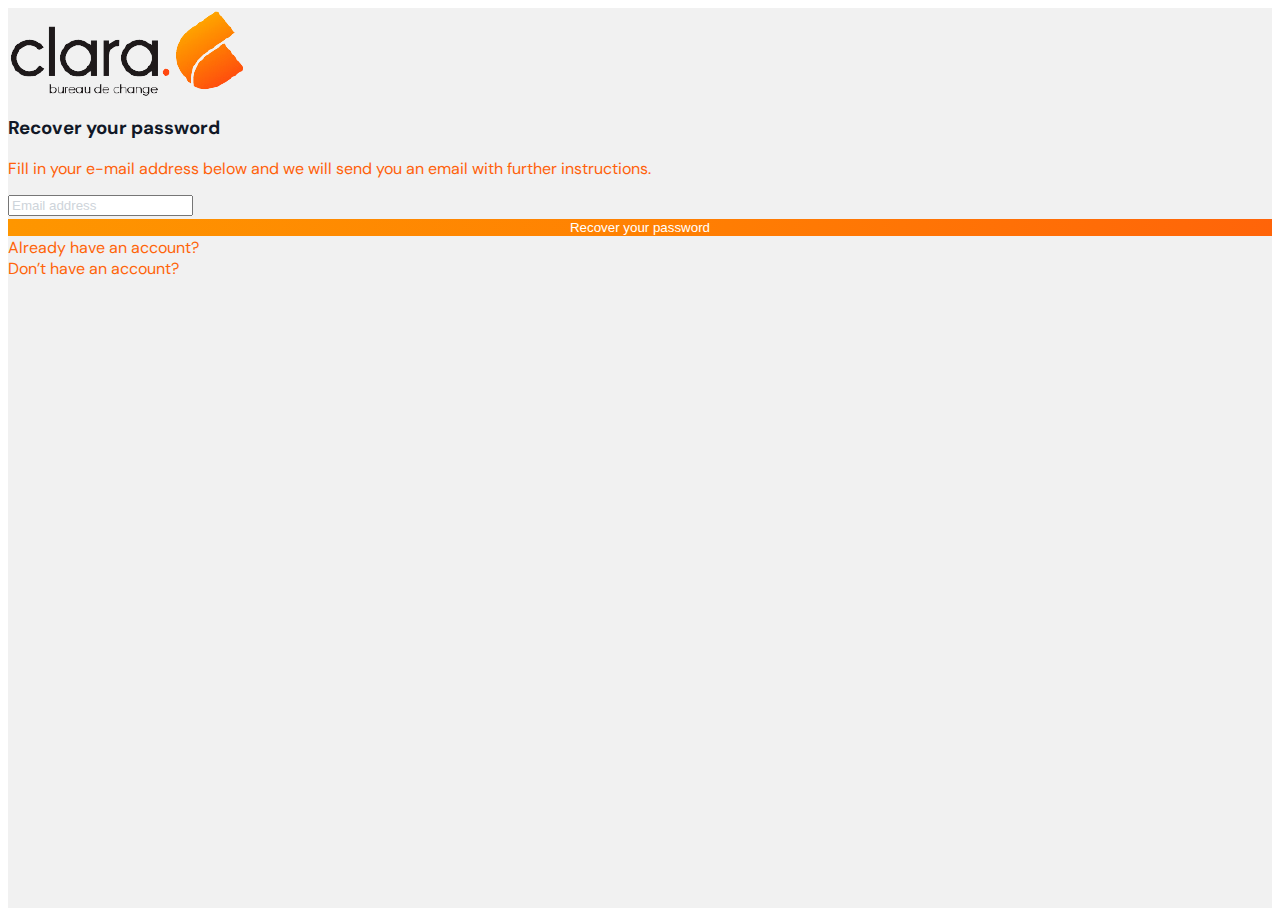
<file: forgot-password.html>
<!doctype html>
<html lang="en">
  <head>
    <meta charset="utf-8">
    <meta name="viewport" content="width=device-width, initial-scale=1">
    <meta name="description" content="Clara Bureau De Change">
    <link href="https://cdn.jsdelivr.net/npm/bootstrap@5.0.0-beta2/dist/css/bootstrap.min.css" rel="stylesheet" integrity="sha384-BmbxuPwQa2lc/FVzBcNJ7UAyJxM6wuqIj61tLrc4wSX0szH/Ev+nYRRuWlolflfl" crossorigin="anonymous">
    <title>Clara Bureau De Change</title>
    <link rel="stylesheet" href="./assets/css/main.css">
    <link rel="shortcut icon" href="./assets/img/favicon.png" type="image/x-icon">
    <link rel="stylesheet" href="https://cdnjs.cloudflare.com/ajax/libs/font-awesome/4.7.0/css/font-awesome.min.css">

  </head>
  <body>
    <div class="container-fluid bg-gray cover">
      <div class="row">
        <div class="col-lg-4 col-md-6 col-sm-8 mx-auto">
          <div class="brand-logo text-center mt-4">
            <img src="./assets/img/clara_logo.png" class="img-fluid log" alt="" srcset="">
          </div>
          <div class="card card-body bg-white mt-5 border-0 shadow-sm">
            <div class="panel panel-forgot p-4">
              <div class="row">
                <div class="col-xs-12 col-sm-12">
                  <div class="heading">
                    <h3 class="auth-title mb-4">Recover your password</h3>
                    <p>Fill in your e-mail address below and we will send you an email with further instructions.</p>
                  </div>
                  <form name="forgetForm" class="forgetForm" action="#" method="POST">
                    <div class="form-group mb-4">
                      <input type="email" class="form-control" name="username" placeholder="Email address">
                    </div>
                    <div class="form-group mb-3">
                      <button class="btn btn-lg btn-primary btn-block" type="submit">Recover your password</button>
                    </div>
                    <div class="form-group mb-3 text-center">
                      <a class="tx-primary"  href="./login.html">Already have an account?</a>
                    </div>
                    <div class="form-group mb-3 text-center">
                      <a class="tx-primary" href="./register.html">Don’t have an account?</a>
                    </div>
                  </form>
                </div>
              </div>
            </div>
           
          </div> 
        </div>
        
      </div> <!-- ./row -->
    </div>
  

    <script src="https://cdn.jsdelivr.net/npm/bootstrap@5.0.0-beta2/dist/js/bootstrap.bundle.min.js" integrity="sha384-b5kHyXgcpbZJO/tY9Ul7kGkf1S0CWuKcCD38l8YkeH8z8QjE0GmW1gYU5S9FOnJ0" crossorigin="anonymous"></script>
  </body>
</html>
</file>
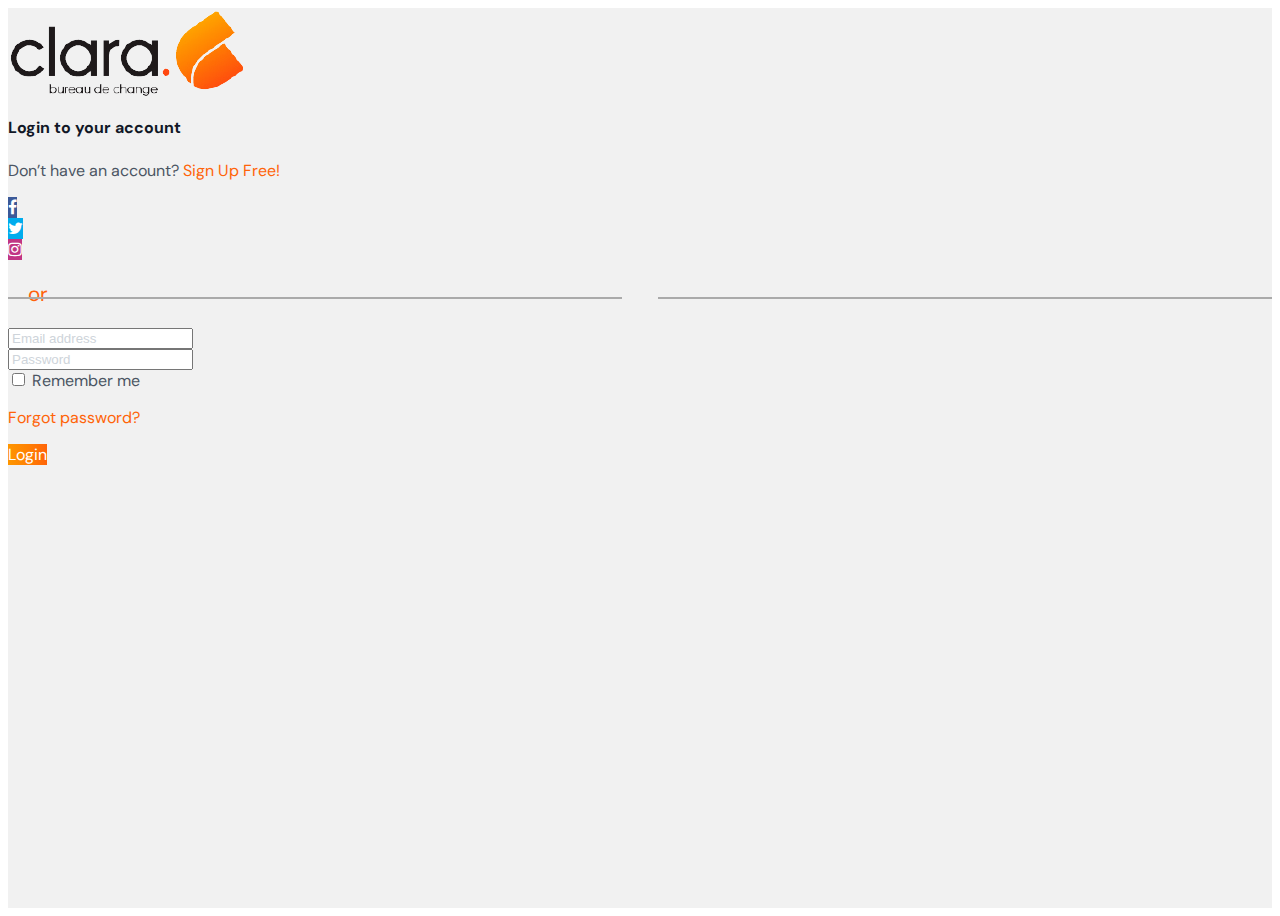
<file: login.html>
<!doctype html>
<html lang="en">

<head>
  <meta charset="utf-8">
  <meta name="viewport" content="width=device-width, initial-scale=1">
  <meta name="description" content="Clara Bureau De Change">
  <link href="https://cdn.jsdelivr.net/npm/bootstrap@5.0.0-beta2/dist/css/bootstrap.min.css" rel="stylesheet"
    integrity="sha384-BmbxuPwQa2lc/FVzBcNJ7UAyJxM6wuqIj61tLrc4wSX0szH/Ev+nYRRuWlolflfl" crossorigin="anonymous">
  <title>Clara Bureau De Change</title>
  <link rel="stylesheet" href="./assets/css/main.css">
  <link rel="shortcut icon" href="./assets/img/favicon.png" type="image/x-icon">
  <link rel="stylesheet" href="https://cdnjs.cloudflare.com/ajax/libs/font-awesome/4.7.0/css/font-awesome.min.css">

</head>

<body>
  <div class="container-fluid bg-gray cover">
    <div class="row">
      <div class="col-lg-4 col-md-6 col-sm-8 mx-auto">
        <!-- brand-logo start -->
        <div class="brand-logo text-center mt-4">
          <img src="./assets/img/clara_logo.png" class="img-fluid log" alt="" srcset="">
        </div><!-- ./brand-logo -->
        <!-- login start -->
        <div class="card card-body bg-white mt-5 border-0 shadow-sm">
          <!-- panel-login start -->
          <div class="panel panel-login text-center active p-3">
            <div class="heading">
              <h4 class="auth-title mb-3">Login to your account</h4>
              <p class="tx-gray mb-4"> Don’t have an account? <a class="tx-primary"
                  href="./register.html">Sign Up Free!</a></p>
            </div>
            <!-- social login buttons start -->
            <div class="row social-buttons">
              <div class="col-xs-4 col-sm-4">
                <a href="#" class="btn btn-lg btn-block btn-facebook">
                  <i class="fa fa-facebook"></i>
                </a>
              </div>
              <div class="col-xs-4 col-sm-4">
                <a href="#" class="btn btn-lg btn-block btn-twitter">
                  <i class="fa fa-twitter"></i>
                </a>
              </div>
              <div class="col-xs-4 col-sm-4">
                <a href="#" class="btn btn-lg btn-block btn-instagram">
                  <i class="fa fa-instagram"></i>
                </a>
              </div>
            </div>
            <div class="row loginOr">
              <div class="col-xs-12 col-sm-12">
                <p class="hrOr">
                  <span class="spanOr">or</span>
                </p>
              </div>
            </div>
            <div class="row">
              <div class="col-xs-12 col-sm-12">
                <form name="loginForm" class="loginForm" action="#" method="POST">
                  <div class="mb-3">
                    <input type="email" class="form-control email" name="username" placeholder="Email address">
                  </div>
                  <div class="mb-3">
                    <input type="password" class="form-control password" name="password" placeholder="Password">
                  </div>
                  <div class="row justify-content-between mb-3">
                    <div class="col-xs-6 col-sm-6 col-md-5">
                      <div class="form-check">
                        <input class="form-check-input" type="checkbox" value="" id="flexCheckDefault">
                        <label class="form-check-label tx-gray" for="flexCheckDefault">
                          Remember me
                        </label>
                      </div>
                    </div>
                    <div class="col-xs-6 col-sm-6">
                      <p class="">
                        <a class="tx-primary fw-semibold" href="./forgot-password.html">Forgot password?</a>
                      </p>
                    </div>
                  </div> 
                  <div class="mb-3">
                    <a href="./index.html" class="btn btn-lg btn-primary btn-block" type="submit">Login</a>
                  </div>
                </form>
              </div>
            </div>
          </div>
        </div> <!-- ./login -->
      </div>
    </div> 
  </div>


  <script src="https://cdn.jsdelivr.net/npm/bootstrap@5.0.0-beta2/dist/js/bootstrap.bundle.min.js"
    integrity="sha384-b5kHyXgcpbZJO/tY9Ul7kGkf1S0CWuKcCD38l8YkeH8z8QjE0GmW1gYU5S9FOnJ0"
    crossorigin="anonymous"></script>
</body>

</html>
</file>
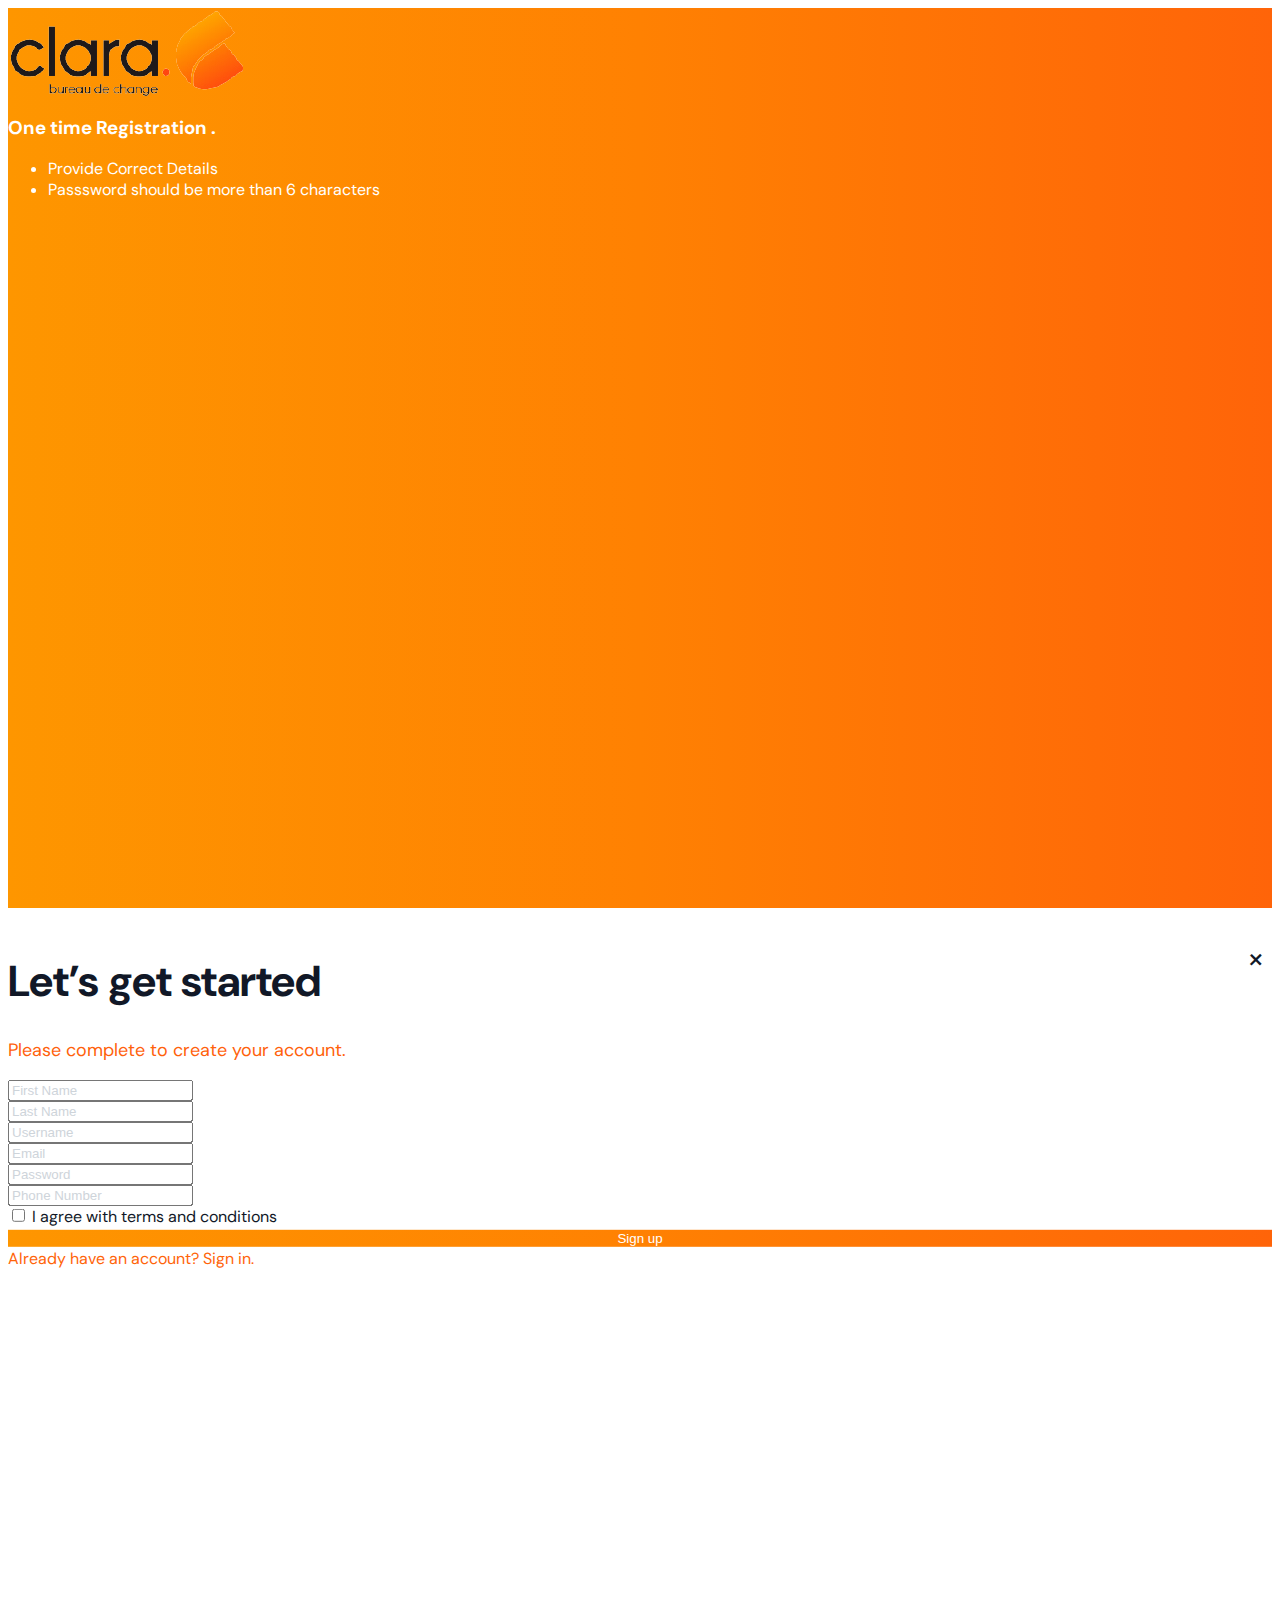
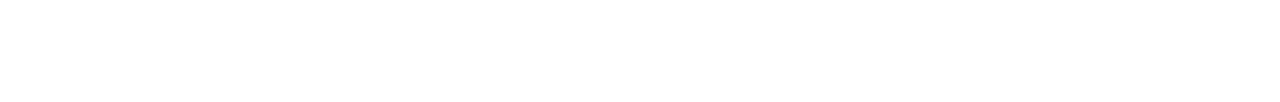
<file: register.html>
<!doctype html>
<html lang="en">
  <head>
    <meta charset="utf-8">
    <meta name="viewport" content="width=device-width, initial-scale=1">
    <meta name="description" content="Clara Bureau De Change">
    <link href="https://cdn.jsdelivr.net/npm/bootstrap@5.0.0-beta2/dist/css/bootstrap.min.css" rel="stylesheet" integrity="sha384-BmbxuPwQa2lc/FVzBcNJ7UAyJxM6wuqIj61tLrc4wSX0szH/Ev+nYRRuWlolflfl" crossorigin="anonymous">
    <title>Clara Bureau De Change</title>
    <link rel="stylesheet" href="./assets/css/main.css">
    <link rel="shortcut icon" href="./assets/img/favicon.png" type="image/x-icon">
  </head>
  <body>
    <section class="cover container-fluid">
        <div class="row">
          <div class="col-md-4 login-bg card-height d-none d-md-block d-lg-block d-xl-block p-4"  id="bg-primary">
            <div class="p-3 text-center">
              <img src="./assets/img/clara_logo.png" class="img-fluid logo" alt="" srcset="">
            </div>
            <div class="p-3 mt-5">
              <h3 class="mb-4 text-inverse fw-bold">
                One time Registration
                <span class="text-info-login">.</span>
              </h3>
              <div class="d-flex wise-layout-container__text-block__item text-white">
                <ul>
                  <li class="mb-4">
                    Provide Correct Details
                  </li>
                  <li class="mb-4">
                    Passsword should be more than 6 characters
                  </li>
                  <!-- <li class="mb-4">
                    Ensure you enter the same email and password you used to register.
                  </li> -->
                </ul>
              </div>
              
              </div>
          </div>
          <div class="col-md-8 login-side  bg-white text-dark">
            <div class="container p-2">
              <div class="">
                <a href="./index.html" type="button" class="close close-btn " aria-label="Close">
                  <span aria-hidden="true">&times;</span>
                </a>
                <div class="col-lg-10 col-xl-8 mx-auto pd-t-100 pd-md-t-50 pd-lg-t-20 text-center welcome-reg-div welcome-div">
                  <h1 class="tx-36 fw-bold mb-2 mt-5">Let’s get started</h1>
                  <p class="tx-18">Please complete to create your account.</p>
  
                      <form class="p-3">
                        <div class="row">
                          <div class="mb-3 col-md-6">
                            <input type="text" class="form-control shadow-sm border-0" id="inputEmail4" placeholder="First Name">
                          </div>
                          <div class="mb-3 col-md-6">
                            <input type="text" class="form-control shadow-sm border-0" id="inputPassword4" placeholder="Last Name">
                          </div>
                        </div>
                        <div class="mb-3">
                          <input type="text" class="form-control shadow-sm border-0" placeholder="Username">
                        </div>
                        <div class="mb-3">
                          <input type="email" class="form-control shadow-sm border-0" placeholder="Email">
                        </div>
                        <div class="mb-3">
                          <input type="password" class="form-control shadow-sm border-0" placeholder="Password">
                        </div>
                        <div class="mb-3">
                          <input type="password" class="form-control shadow-sm border-0" placeholder="Phone Number">
                        </div>
                        <div class="row">
                          <div class="col-lg-9 col-12 mg-t-15">
                            <div class="form-check">
                              <input class="form-check-input" type="checkbox" value="" id="flexCheckChecked">
                              <label class="form-check-label" for="flexCheckChecked">
                                I agree with terms and conditions
                              </label>
                            </div>
                          </div>
                        </div>
                       
                        <div class="row mt-4">
                          <div class="mb-3">
                            <button type="submit" class="btn btn-primary btn-block w-100">Sign up</button>
                          </div>
                        </div>
                      </form>
  
                      <a href="./login.html" class="tx-primary"><span class="text-dark text-center">Already have an account?</span> Sign in.</a>
                </div>
              </div>
            </div>
          </div>
        </div>
      
    </section>
  
    <script src="https://cdn.jsdelivr.net/npm/bootstrap@5.0.0-beta2/dist/js/bootstrap.bundle.min.js" integrity="sha384-b5kHyXgcpbZJO/tY9Ul7kGkf1S0CWuKcCD38l8YkeH8z8QjE0GmW1gYU5S9FOnJ0" crossorigin="anonymous"></script>
  </body>
</html>
</file>
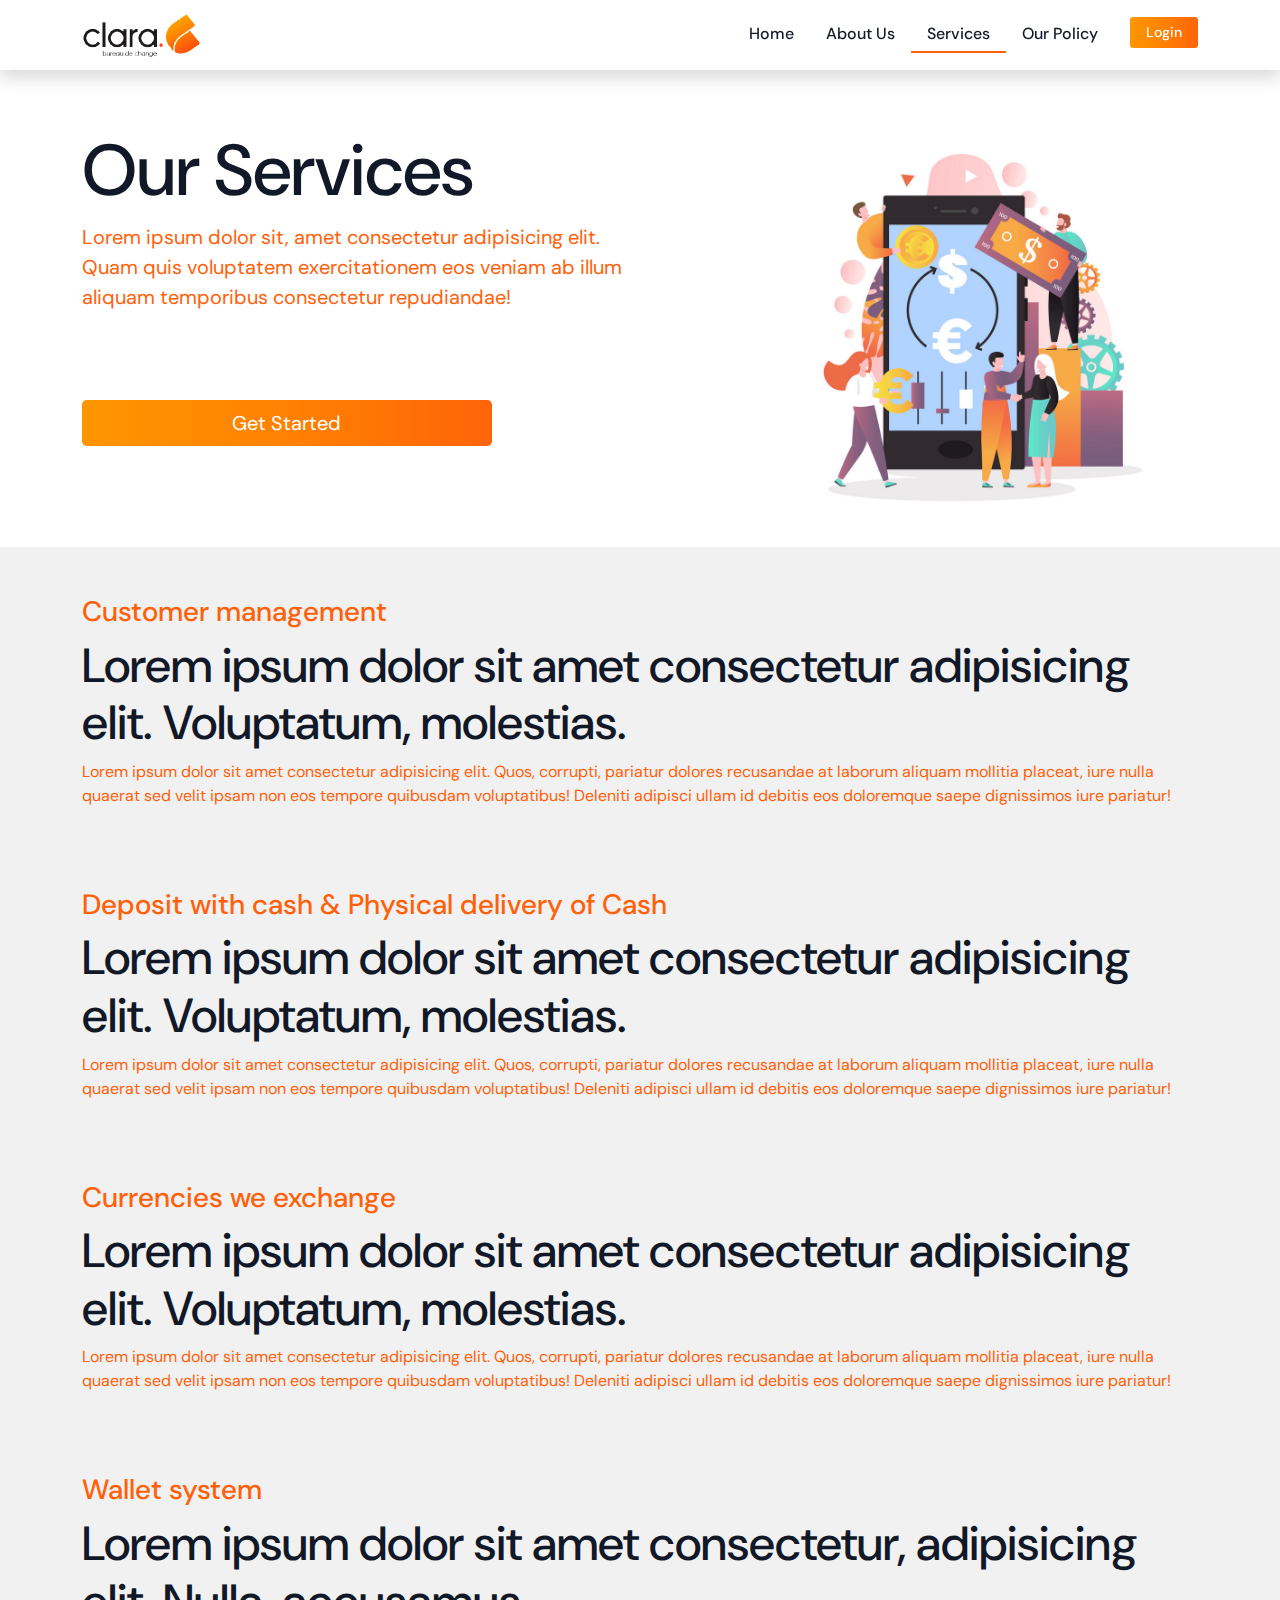
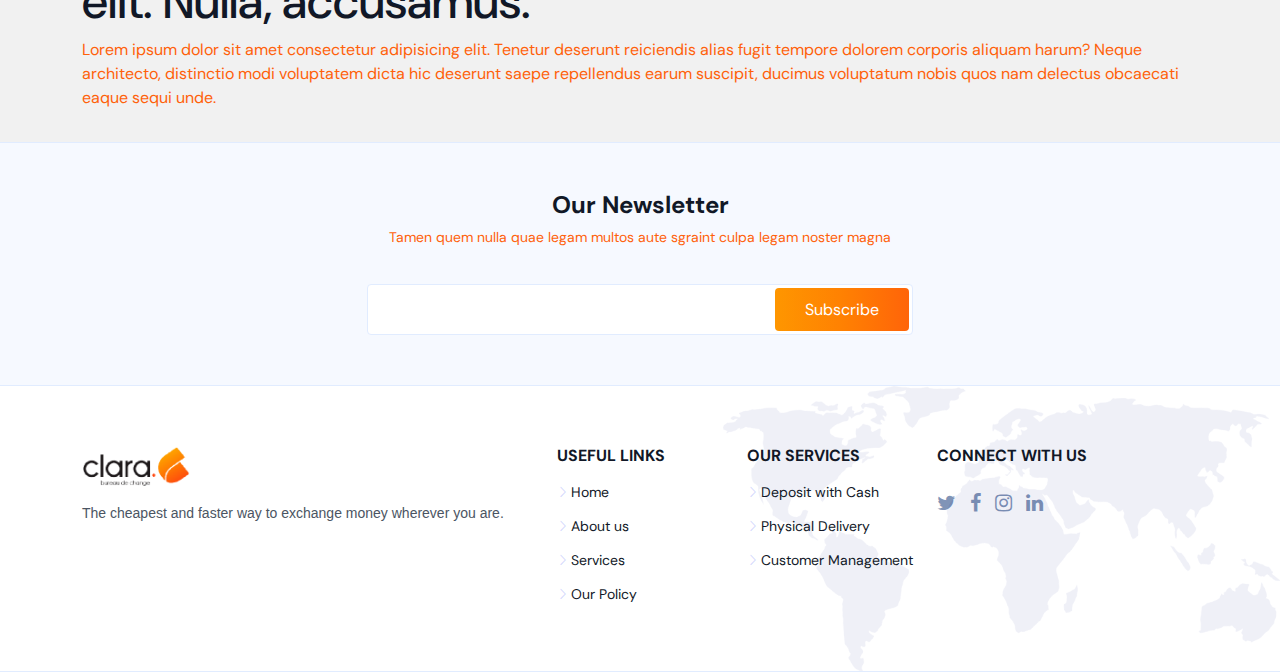
<file: services.html>
<!doctype html>
<html lang="en">
  <head>
    <meta charset="utf-8">
    <meta name="viewport" content="width=device-width, initial-scale=1">
    <meta name="description" content="Clara Bureau De Change">
    <title>Clara Bureau De Change</title>
    <link href="assets/vendor/bootstrap/css/bootstrap.min.css" rel="stylesheet">
    <link href="assets/vendor/bootstrap-icons/bootstrap-icons.css" rel="stylesheet">
    <link href="assets/vendor/aos/aos.css" rel="stylesheet">
    <link href="assets/vendor/remixicon/remixicon.css" rel="stylesheet">
    <link href="assets/vendor/swiper/swiper-bundle.min.css" rel="stylesheet">
    <link href="assets/vendor/glightbox/css/glightbox.min.css" rel="stylesheet">
   <link rel="shortcut icon" href="./assets/img/favicon.png" type="image/x-icon">
    <link rel="stylesheet" href="https://cdnjs.cloudflare.com/ajax/libs/font-awesome/4.7.0/css/font-awesome.min.css">
    <link rel="stylesheet" href="./assets/css/main.css">
 
  </head>
  <body>
    <button onclick="topFunction()" id="myBtn" title="Go to top"><i class="fa fa-arrow-up"></i></button>
    <nav class="navbar navbar-expand-lg bg-white shadow fixed-top">
      <div class="container">
        <a class="navbar-brand" href="#"><img src="./assets/img/clara_logo.png" class="img-fluid logo" alt="" srcset=""></a>
        <button class="navbar-toggler" type="button" data-bs-toggle="collapse" data-bs-target="#navbarNav" aria-controls="navbarNav" aria-expanded="false" aria-label="Toggle navigation">
          <span class="navbar-toggler-icon"></span>
        </button>
        <div class="collapse navbar-collapse" id="navbarNav">
          <ul class="navbar-nav ms-auto">
            <li class="nav-item">
              <a class="nav-link " aria-current="page" href="/">Home</a>
            </li>
            <li class="nav-item">
              <a class="nav-link" href="./about.html">About Us</a>
            </li>
            <li class="nav-item">
              <a class="nav-link active" href="./services.html">Services</a>
            </li>
            <li class="nav-item">
                <a class="nav-link" href="/">Our Policy</a>
              </li> 
            <li class="nav-item ms-3">
              <a class="nav-link btn btn-primary btn-sm px-4 " href="./login.html">Login</a>
            </li>
          </ul>
        </div>
      </div>
    </nav>


    <div class="hero-area bg-white pt-md-5" id="">
      <div class="container pt-4">
          <div class="row justify-content-between">
              <div class="col-lg-6 pt-md-2">
                  <div class="banner-content pb-3">
                      <h1 class="title tx-72 pt-5">Our Services</h1>
                      <p class="tx-20 mb-4">Lorem ipsum dolor sit, amet consectetur adipisicing elit. Quam quis voluptatem exercitationem eos veniam ab illum aliquam temporibus consectetur repudiandae!</p>

                  </div>
                  <div class="mt-5">
                    <button class="btn btn-primary btn-lg full-width w-75">Get Started</button>
                  </div>
              </div>
              <div class="col-lg-5 mt-4 mt-g-t-0">
                  <div class="phone-coin">
                      <img src="assets/img/ratee.jpg" alt="" class="img-fluid phone-lock" data-aos="fade-left" data-aos-duration="1000">
                  </div>
              </div>
          </div>
      </div>
  </div>

  
  <div class="mission bg-gray">
    <div class="container pb-3 pt-5">
        <div class="">
            <div class="">
                <div class="content">
                    <h3 class="subtitle">Customer management</h3>
                    <h2 class="title tx-50">Lorem ipsum dolor sit amet consectetur adipisicing elit. Voluptatum, molestias.</h2>
                    <p class="text">
                        Lorem ipsum dolor sit amet consectetur adipisicing elit. Quos, corrupti, pariatur dolores recusandae at laborum aliquam mollitia placeat, iure nulla quaerat sed velit ipsam non eos tempore 
                        quibusdam voluptatibus! Deleniti adipisci ullam id debitis eos doloremque saepe dignissimos iure pariatur!
                    </p>
                </div>
            </div>
        </div>
    </div>
</div>

 <div class="mission bg-gray">
    <div class="container pb-3 pt-5">
        <div class="">
            <div class="">
                <div class="content">
                    <h3 class="subtitle">Deposit with cash & Physical delivery of Cash</h3>
                    <h2 class="title tx-50">Lorem ipsum dolor sit amet consectetur adipisicing elit. Voluptatum, molestias.</h2>
                    <p class="text">
                        Lorem ipsum dolor sit amet consectetur adipisicing elit. Quos, corrupti, pariatur dolores recusandae at laborum aliquam mollitia placeat, iure nulla quaerat sed velit ipsam non eos tempore 
                        quibusdam voluptatibus! Deleniti adipisci ullam id debitis eos doloremque saepe dignissimos iure pariatur!
                    </p>
                </div>
            </div>
        </div>
    </div>
</div>

<div class="mission bg-gray">
  <div class="container pb-3 pt-5">
      <div class="">
        
          <div class="">
              <div class="content">
                  <h3 class="subtitle">Currencies we exchange</h3>
                  <h2 class="title tx-50">Lorem ipsum dolor sit amet consectetur adipisicing elit. Voluptatum, molestias.</h2>
                  <p class="text">
                      Lorem ipsum dolor sit amet consectetur adipisicing elit. Quos, corrupti, pariatur dolores recusandae at laborum aliquam mollitia placeat, iure nulla quaerat sed velit ipsam non eos tempore 
                      quibusdam voluptatibus! Deleniti adipisci ullam id debitis eos doloremque saepe dignissimos iure pariatur!
                  </p>
              </div>
          </div>
      </div>
  </div>
</div>


<div class="users bg-gray">
  
  <div class="container pb-3 pt-5">
      <div class="">
          <div class="">
              <div class="total-content">
                  <div class="content">
                      <h3 class="subtitle">Wallet system</h3>
                      <h2 class="title tx-50">Lorem ipsum dolor sit amet consectetur, adipisicing elit. Nulla, accusamus.</h2>
                      <p class="text">Lorem ipsum dolor sit amet consectetur adipisicing elit. Tenetur deserunt reiciendis alias fugit tempore dolorem corporis aliquam harum? Neque architecto, distinctio modi voluptatem dicta hic deserunt saepe 
                        repellendus earum suscipit, ducimus voluptatum nobis quos nam delectus obcaecati eaque sequi unde.
                      </p>
                  </div>
                </div>
            </div>
      </div>
  </div>
</div>


<section class="footer">
  <div class="footer-newsletter">
    <div class="container">
      <div class="row justify-content-center">
        <div class="col-lg-12 text-center">
          <h4>Our Newsletter</h4>
          <p>Tamen quem nulla quae legam multos aute sgraint culpa legam noster magna</p>
        </div>
        <div class="col-lg-6">
          <form action="" method="post">
            <input type="email" name="email"><input type="submit" value="Subscribe">
          </form>
        </div>
      </div>
    </div>
  </div>

  <div class="footer-top">
    <div class="container">
      <div class="row">
        <div class="col-lg-5 col-md-12 footer-info">
          <a href="index.html" class="logo d-flex align-items-center">
            <img src="assets/img/clara_logo.png" class="img-fluid" alt="">
            <!-- <span>Clara</span> -->
          </a>
          <p class="tx-gray">The cheapest and faster way to exchange money wherever you are.</p>
         
        </div>
        <div class="col-lg-2 col-6 footer-links">
          <h4>Useful Links</h4>
          <ul>
            <li><i class="bi bi-chevron-right"></i> <a href="./index.html">Home</a></li>
            <li><i class="bi bi-chevron-right"></i> <a href="./about.html">About us</a></li>
            <li><i class="bi bi-chevron-right"></i> <a href="./services.html">Services</a></li>
            <li><i class="bi bi-chevron-right"></i> <a href="./privacy">Our Policy</a></li>
          </ul>
        </div>

        <div class="col-lg-2 col-6 footer-links">
          <h4>Our Services</h4>
          <ul>
            <li><i class="bi bi-chevron-right"></i> <a href="#">Deposit with Cash</a></li>
            <li><i class="bi bi-chevron-right"></i> <a href="#">Physical Delivery</a></li>
            <li><i class="bi bi-chevron-right"></i> <a href="#">Customer Management</a></li>
          </ul>
        </div>

        <div class="col-lg-3 col-md-12 footer-contact text-center text-md-start">
          <h4>Connect with Us</h4>
          <div class="social-links mt-3">
            <a href="#" class="twitter"><i class="fa fa-twitter"></i></a>
            <a href="#" class="facebook"><i class="fa fa-facebook"></i></a>
            <a href="#" class="instagram"><i class="fa fa-instagram bx bxl-instagram"></i></a>
            <a href="#" class="linkedin"><i class="fa fa-linkedin bx bxl-linkedin"></i></a>
          </div>
        </div>

      </div>
    </div>
  </div>

</div>
</section>
<script src="https://ajax.googleapis.com/ajax/libs/jquery/3.5.1/jquery.min.js"></script>
<script src="assets/vendor/bootstrap/js/bootstrap.bundle.js"></script>
<script src="assets/vendor/aos/aos.js"></script>
<script src="assets/vendor/php-email-form/validate.js"></script>
<script src="assets/vendor/swiper/swiper-bundle.min.js"></script>
<script src="assets/vendor/purecounter/purecounter.js"></script>
<script src="assets/vendor/isotope-layout/isotope.pkgd.min.js"></script>
<script src="assets/vendor/glightbox/js/glightbox.min.js"></script>

<!-- Template Main JS File -->
<script src="assets/js/main.js"></script>
<script>
  //Get the button
var mybutton = document.getElementById("myBtn");

// When the user scrolls down 20px from the top of the document, show the button
window.onscroll = function() {scrollFunction()};

function scrollFunction() {
  if (document.body.scrollTop > 20 || document.documentElement.scrollTop > 20) {
    mybutton.style.display = "block";
  } else {
    mybutton.style.display = "none";
  }
}

// When the user clicks on the button, scroll to the top of the document
function topFunction() {
  document.body.scrollTop = 0;
  document.documentElement.scrollTop = 0;
}

</script>
  </body>
</html>
</file>
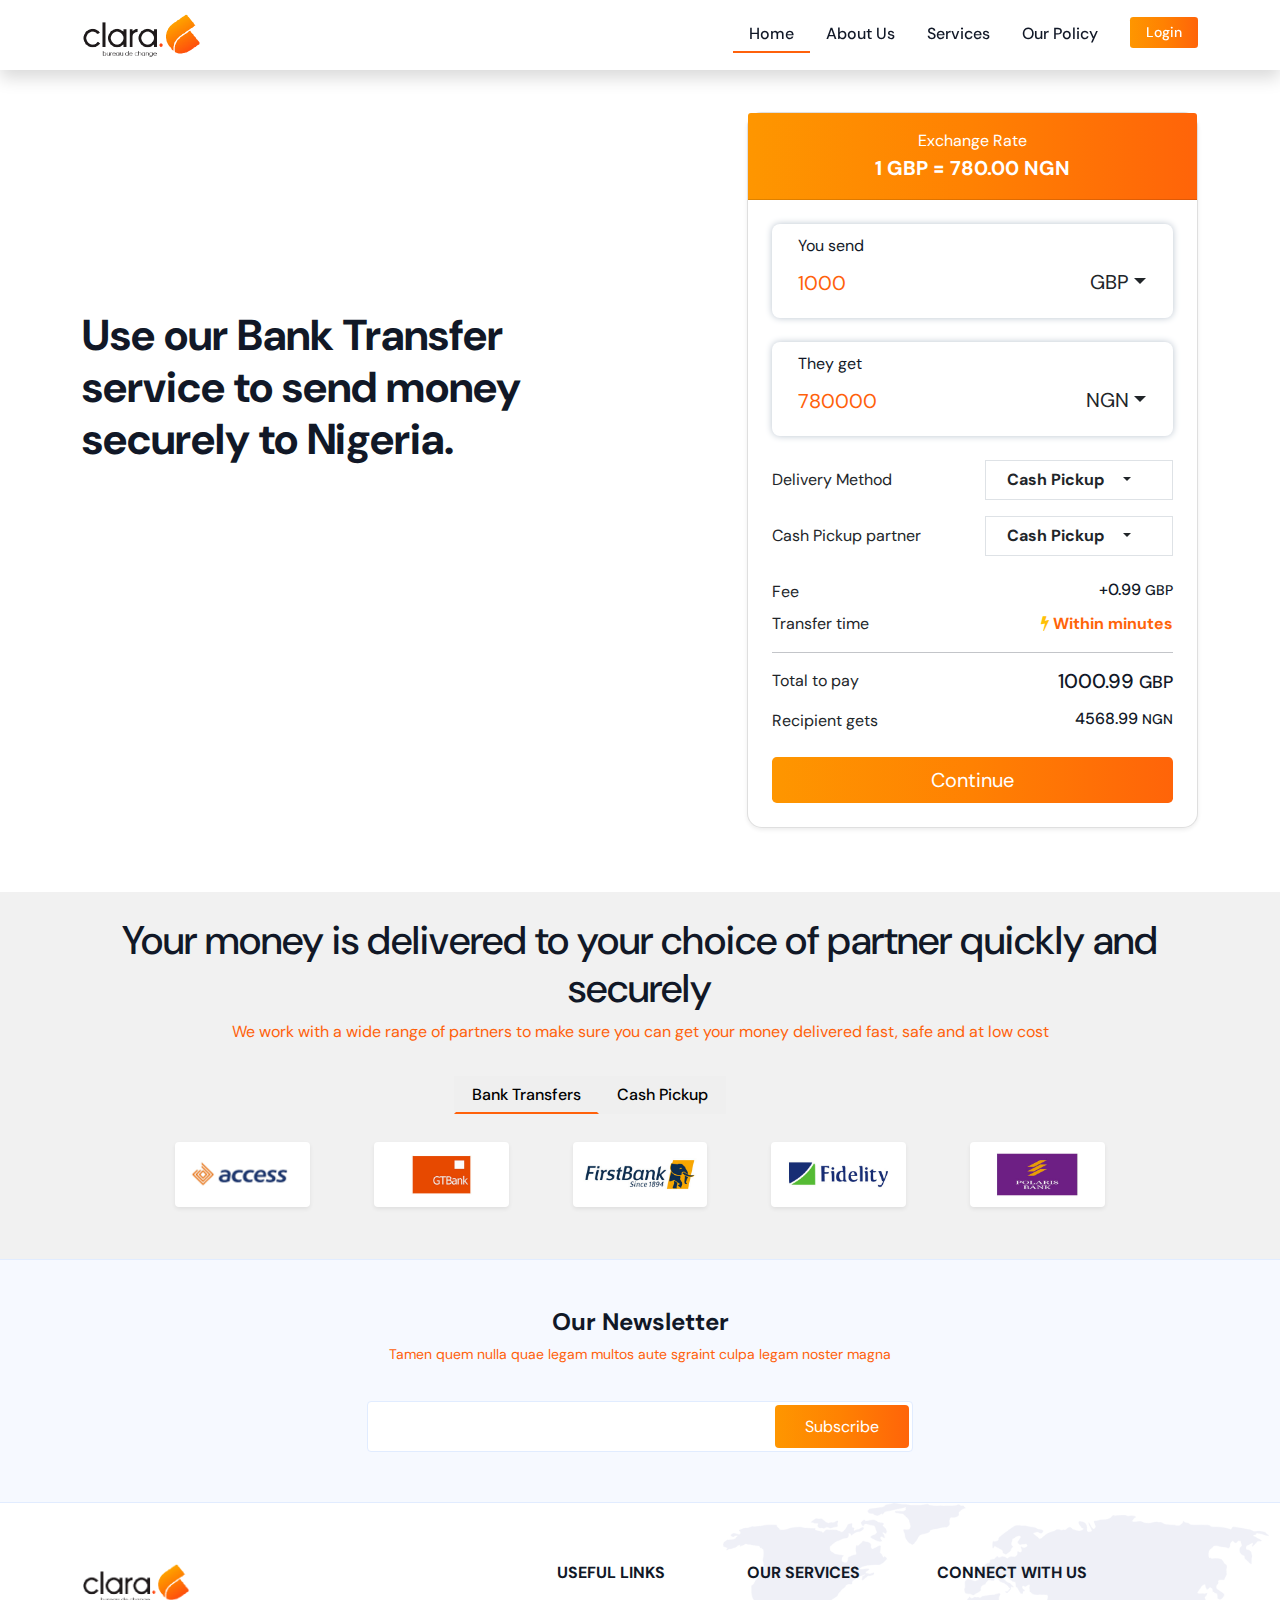
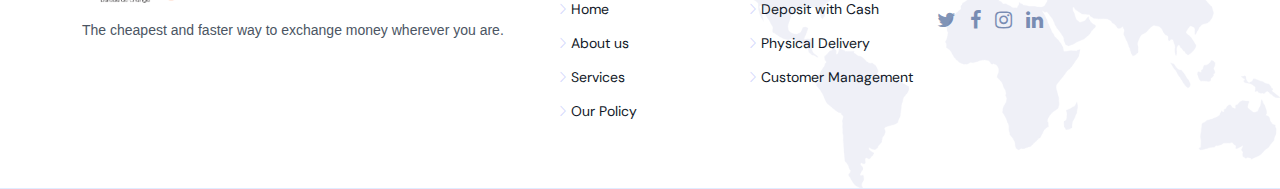
<file: summary.html>
<!doctype html>
<html lang="en">
  <head>
    <meta charset="utf-8">
    <meta name="viewport" content="width=device-width, initial-scale=1">
    <meta name="description" content="Clara Bureau De Change">
    <title>Clara Bureau De Change</title>
    <link href="assets/vendor/bootstrap/css/bootstrap.min.css" rel="stylesheet">
    <link href="assets/vendor/bootstrap-icons/bootstrap-icons.css" rel="stylesheet">
    <link href="assets/vendor/aos/aos.css" rel="stylesheet">
    <link href="assets/vendor/remixicon/remixicon.css" rel="stylesheet">
    <link href="assets/vendor/swiper/swiper-bundle.min.css" rel="stylesheet">
    <link href="assets/vendor/glightbox/css/glightbox.min.css" rel="stylesheet">
   <link rel="shortcut icon" href="./assets/img/favicon.png" type="image/x-icon">
    <link rel="stylesheet" href="https://cdnjs.cloudflare.com/ajax/libs/font-awesome/4.7.0/css/font-awesome.min.css">
    <link rel="stylesheet" href="./assets/css/main.css">
    <link rel="stylesheet" href="https://wise.com/static-assets/app/_next/static/css/c7c8783d.ee1cf34d.chunk.css">
  </head>
  <body>
    <button onclick="topFunction()" id="myBtn" title="Go to top"><i class="fa fa-arrow-up"></i></button>
    <nav class="navbar navbar-expand-lg bg-white shadow fixed-top">
      <div class="container">
        <a class="navbar-brand" href="#"><img src="./assets/img/clara_logo.png" class="img-fluid logo" alt="" srcset=""></a>
        <button class="navbar-toggler" type="button" data-bs-toggle="collapse" data-bs-target="#navbarNav" aria-controls="navbarNav" aria-expanded="false" aria-label="Toggle navigation">
          <span class="navbar-toggler-icon"></span>
        </button>
        <div class="collapse navbar-collapse" id="navbarNav">
          <ul class="navbar-nav ms-auto">
            <li class="nav-item">
              <a class="nav-link active" href="./index.html" aria-current="page" href="#">Home</a>
            </li>
            <li class="nav-item">
              <a class="nav-link" href="./about.html">About Us</a>
            </li>
            <li class="nav-item">
              <a class="nav-link" href="./services.html">Services</a>
            </li>
            <li class="nav-item ">
              <a class="nav-link" href="/">Our Policy</a>
            </li>
            <li class="nav-item ms-3">
              <a class="nav-link btn btn-primary btn-sm px-4" href="./login.html">Login</a>
            </li>
          </ul>
        </div>
      </div>
    </nav>
    <section class="header py-3" id="">
      <div class="container pt-5">
        <div class="row justify-content-between py-5 mob-pad">
          <div class="col-md-6 col-12 pb-3 mob-pad desk-pad">
            <h1 class="tx-36 fw-bolder mt-lg-5">Use our Bank Transfer service to send money securely to Nigeria.</h1>

          </div>
          <div class="col-md-5 col-12">
            <div class="card shadow-sm rounded-15">
              <div class="card-header text-center py-3 " id="bg-primary">
                <p class="mb-0 text-white">Exchange Rate</p>
                <p class="tx-20 fw-bold text-white mb-0">1 GBP = 780.00 NGN</p>
              </div>
              <div class="card-body px-4 py-4">
                <form action="" method="post">
                  <div class="form-group form-group-lg m-b-0">
                    <label class="control-label ps-3" for="tw-calculator-source">You send</label>
                    <div class="input-group input-group-lg">
                      <input type="text" id="" value="1000" class="form-control" placeholder="" autocomplete="off">
                      <div class="input-group-btn amount-currency-select-btn">
                        <div class="btn-group btn-block dropdown">
                          <button id="country-drop" class="btn btn-input btn-input-inverse btn-addon btn-lg dropdown-toggle" type="button" aria-expanded="false" data-bs-toggle="dropdown"><span><i id="flag" class="currency-flag currency-flag-gbp me-1hidden-xs rounded me-1"></i>GBP</span></button>
                            <ul id="myDropdown" class="dropdown-menu dropdown-menu-xs-right dropdown-menu-lg dropdown-menu--open dropdown-content">
                              <div class="divider">
                                <div class="input-group"><span class="input-group-addon">
                                  <span class="tw-icon tw-icon-search tw-icon tw-icon-search" aria-hidden="true" role="presentation">
                                  <svg width="16" height="16" fill="currentColor" focusable="false"><path fill-rule="evenodd" clip-rule="evenodd" d="M11.35 12.484a7 7 0 111.133-1.133l3.517 3.508L14.86 16l-3.51-3.515zM12.4 7A5.4 5.4 0 111.6 7a5.4 5.4 0 0110.8 0z"></path>
                                  </svg>
                                  </span>
                                  </span>
                                  <input type="text" placeholder="Type a currency / country" class="form-control" spellcheck="false" id="myInput" onkeyup="filterFunction()">
                               </div>
                              </div>
                              <li class="dropdown-header">Popular currencies</li>
                            <li class="">
                                  <a class="dropdown-item select-hover"><span><i id="flag" class="currency-flag currency-flag-eur me-1"></i>EUR<span class="small ms-3">Euro</span></span></a>
                            </li>
                            <li class=" active">
                              <a class="dropdown-item select-hover"><span><i id="flag" class="currency-flag currency-flag-gbp me-1"></i>GBP<span class="small ms-3">British pound</span></span> </a>
                            </li>
                            <li class="">
                                <a class="dropdown-item select-hover"><span><i id="flag" class="currency-flag currency-flag-inr me-1"></i>INR<span class="small ms-3">Indian rupee</span></span> </a>
                            </li>
                            <li class=""><a class="dropdown-item select-hover"><span><i id="flag" class="currency-flag currency-flag-usd me-1"></i>USD<span class="small ms-3">United States dollar</span></span></a>
                            </li>
                            <li class="dropdown-header">All currencies</li><li class=""><a class="dropdown-item select-hover"><span><i id="flag" class="currency-flag currency-flag-aed me-1"></i>AED<span class="small ms-3">United Arab Emirates dirham</span></span></a>
                            </li>
                            <li class=""><a class="dropdown-item select-hover"><span><i id="flag" class="currency-flag currency-flag-aud me-1"></i>AUD<span class="small ms-3">Australian dollar</span></span></a>
                            </li>
                            <li class=""><a class="dropdown-item select-hover"><span><i id="flag" class="currency-flag currency-flag-bgn me-1"></i>BGN<span class="small ms-3">Bulgarian lev</span></span></a>
                            </li>
                            <li class=""><a class="dropdown-item select-hover"><span><i id="flag" class="currency-flag currency-flag-brl me-1"></i>BRL<span class="small ms-3">Brazilian real</span></span></a></li><li class=""><a class="dropdown-item select-hover"><span><i id="flag" class="currency-flag currency-flag-cad me-1"></i>CAD<span class="small ms-3">Canadian dollar</span></span></a>
                            </li>
                            <li class=""><a class="dropdown-item select-hover"><span><i id="flag" class="currency-flag currency-flag-cad me-1"></i>CAD<span class="small ms-3">Canadian dollar</span></span></a>
                            </li>
                            
                            <li class=""><a class="dropdown-item select-hover"><span><i id="flag" class="currency-flag currency-flag-chf me-1"></i>CHF<span class="small ms-3">Swiss franc</span></span></a>
                            </li>
                            <li class=""><a class="dropdown-item select-hover"><span><i id="flag" class="currency-flag currency-flag-czk me-1"></i>CZK<span class="small ms-3">Czech koruna</span></span></a>
                            </li>
                            <li class=""><a class="dropdown-item select-hover"><span><i id="flag" class="currency-flag currency-flag-dkk me-1"></i>DKK<span class="small ms-3">Danish krone</span></span></a>
                            </li>
                            <li class=""><a class="dropdown-item select-hover"><span><i id="flag" class="currency-flag currency-flag-eur me-1"></i>EUR<span class="small ms-3">Euro</span></span></a>
                            </li>
                            <li class=" active"><a><span><i id="flag" class="currency-flag currency-flag-gbp me-1"></i>GBP<span class="small ms-3">British pound</span></span></a>
                            </li>
                            <li class=""><a class="dropdown-item select-hover"><span><i id="flag" class="currency-flag currency-flag-hkd me-1"></i>HKD<span class="small ms-3">Hong Kong dollar</span></span></a>
                            </li>
                            <li class=""><a class="dropdown-item select-hover"><span><i id="flag" class="currency-flag currency-flag-hrk me-1"></i>HRK<span class="small ms-3">Croatian kuna</span></span></a>
                            </li>
                            <li class=""><a class="dropdown-item select-hover"><span><i id="flag" class="currency-flag currency-flag-huf me-1"></i>HUF<span class="small ms-3">Hungarian forint</span></span></a>
                            </li>
                            <li class=""><a class="dropdown-item select-hover"><span><i id="flag" class="currency-flag currency-flag-idr me-1"></i>IDR<span class="small ms-3">Indonesian rupiah</span></span></a>
                            </li>
                            <li class=""><a class="dropdown-item select-hover"><span><i id="flag" class="currency-flag currency-flag-inr me-1"></i>INR<span class="small ms-3">Indian rupee</span></span></a>
                            </li>
                            <li class=""><a class="dropdown-item select-hover"><span><i id="flag" class="currency-flag currency-flag-jpy me-1"></i>JPY<span class="small ms-3">Japanese yen</span></span></a>
                            </li>
                            <li class=""><a class="dropdown-item select-hover"><span><i id="flag" class="currency-flag currency-flag-myr me-1"></i>MYR<span class="small ms-3">Malaysian ringgit</span></span></a>
                            </li>
                            <li class=""><a class="dropdown-item select-hover"><span><i id="flag" class="currency-flag currency-flag-npr me-1"></i>NPR<span class="small ms-3">Nepalese rupee</span></span></a></li>
                            <li><a><span><i id="flag" class="currency-flag currency-flag-ngn me-1"></i>NGN<span class="small ms-3">Nigerian naira</span></span></a></li>
                            <li class=""><a class="dropdown-item select-hover"><span><i id="flag" class="currency-flag currency-flag-nok me-1"></i>NOK<span class="small ms-3">Norwegian krone</span></span></a>
                            </li>
                            <li class=""><a class="dropdown-item select-hover"><span><i id="flag" class="currency-flag currency-flag-nzd me-1"></i>NZD<span class="small ms-3">New Zealand dollar</span></span></a>
                            </li>
                            <li class=""><a class="dropdown-item select-hover"><span><i id="flag" class="currency-flag currency-flag-pln me-1"></i>PLN<span class="small ms-3">Polish złoty</span></span></a>
                            </li>
                            <li class=""><a class="dropdown-item select-hover"><span><i id="flag" class="currency-flag currency-flag-ron me-1"></i>RON<span class="small ms-3">Romanian leu</span></span></a>
                            </li>
                            <li class=""><a class="dropdown-item select-hover"><span><i id="flag" class="currency-flag currency-flag-sek me-1"></i>SEK<span class="small ms-3">Swedish krona</span></span></a>
                            </li>
                            <li class=""><a class="dropdown-item select-hover"><span><i id="flag" class="currency-flag currency-flag-sgd me-1"></i>SGD<span class="small ms-3">Singapore dollar</span></span></a>
                            </li>
                            <li class=""><a class="dropdown-item select-hover"><span><i id="flag" class="currency-flag currency-flag-try me-1"></i>TRY<span class="small ms-3">Turkish lira</span></span></a>
                            </li>
                            <li class=""><a class="dropdown-item select-hover"><span><i id="flag" class="currency-flag currency-flag-usd me-1"></i>USD<span class="small ms-3">United States dollar</span></span></a>
                            </li>
                            <li class=""><a class="dropdown-item select-hover"><span>Can't find it? <span class="anchor">Request the currency you need</span>, and we'll notify you once it's available.</span></a>
                            </li>
                            </ul>
                          </div>
                      </div>
                    </div>
                  </div>
                  <div class="form-group form-group-lg m-b-0 mt-4">
                    <label class="control-label ps-3" for="tw-calculator-source">They get</label>
                    <div class="input-group input-group-lg">
                      <input type="text" id="time" value="780000" class="form-control" placeholder="" autocomplete="off">
                      <div class="input-group-btn amount-currency-select-btn">
                        <div class="btn-group btn-block dropdown">
                          <button class="btn btn-input btn-input-inverse btn-addon btn-lg dropdown-toggle" type="button" aria-expanded="false" data-bs-toggle="dropdown"><span><i id="flag" class="currency-flag currency-flag-ngn me-1hidden-xs rounded me-1"></i>NGN</span></button>
                          <ul id="myDropdown2" class="dropdown-menu dropdown-menu-xs-right dropdown-menu-lg dropdown-menu--open dropdown-content">
                            <div class="divider">
                              <div class="input-group"><span class="input-group-addon">
                                <span class="tw-icon tw-icon-search tw-icon tw-icon-search" aria-hidden="true" role="presentation">
                                <svg width="16" height="16" fill="currentColor" focusable="false"><path fill-rule="evenodd" clip-rule="evenodd" d="M11.35 12.484a7 7 0 111.133-1.133l3.517 3.508L14.86 16l-3.51-3.515zM12.4 7A5.4 5.4 0 111.6 7a5.4 5.4 0 0110.8 0z"></path>
                                </svg>
                                </span>
                                </span>
                                <input type="text" placeholder="Type a currency / country" class="form-control" spellcheck="false" id="myInput2" onkeyup="filterFunction2()">
                             </div>
                            </div>
                            <li class="dropdown-header">Popular currencies</li>
                          <li class="">
                                <a class="dropdown-item select-hover"><span><i id="flag" class="currency-flag currency-flag-eur me-1"></i>EUR<span class="small ms-3">Euro</span></span></a>
                          </li>
                          <li class=" active">
                            <a class="dropdown-item select-hover"><span><i id="flag" class="currency-flag currency-flag-gbp me-1"></i>GBP<span class="small ms-3">British pound</span></span> </a>
                          </li>
                          <li class="">
                              <a class="dropdown-item select-hover"><span><i id="flag" class="currency-flag currency-flag-inr me-1"></i>INR<span class="small ms-3">Indian rupee</span></span> </a>
                          </li>
                          <li class=""><a class="dropdown-item select-hover"><span><i id="flag" class="currency-flag currency-flag-usd me-1"></i>USD<span class="small ms-3">United States dollar</span></span></a>
                          </li>
                          <li class="dropdown-header">All currencies</li><li class=""><a class="dropdown-item select-hover"><span><i id="flag" class="currency-flag currency-flag-aed me-1"></i>AED<span class="small ms-3">United Arab Emirates dirham</span></span></a>
                          </li>
                          <li class=""><a class="dropdown-item select-hover"><span><i id="flag" class="currency-flag currency-flag-aud me-1"></i>AUD<span class="small ms-3">Australian dollar</span></span></a>
                          </li>
                          <li class=""><a class="dropdown-item select-hover"><span><i id="flag" class="currency-flag currency-flag-bgn me-1"></i>BGN<span class="small ms-3">Bulgarian lev</span></span></a>
                          </li>
                          <li class=""><a class="dropdown-item select-hover"><span><i id="flag" class="currency-flag currency-flag-brl me-1"></i>BRL<span class="small ms-3">Brazilian real</span></span></a></li><li class=""><a class="dropdown-item select-hover"><span><i id="flag" class="currency-flag currency-flag-cad me-1"></i>CAD<span class="small ms-3">Canadian dollar</span></span></a>
                          </li>
                          <li class=""><a class="dropdown-item select-hover"><span><i id="flag" class="currency-flag currency-flag-cad me-1"></i>CAD<span class="small ms-3">Canadian dollar</span></span></a>
                          </li>
                          
                          <li class=""><a class="dropdown-item select-hover"><span><i id="flag" class="currency-flag currency-flag-chf me-1"></i>CHF<span class="small ms-3">Swiss franc</span></span></a>
                          </li>
                          <li class=""><a class="dropdown-item select-hover"><span><i id="flag" class="currency-flag currency-flag-czk me-1"></i>CZK<span class="small ms-3">Czech koruna</span></span></a>
                          </li>
                          <li class=""><a class="dropdown-item select-hover"><span><i id="flag" class="currency-flag currency-flag-dkk me-1"></i>DKK<span class="small ms-3">Danish krone</span></span></a>
                          </li>
                          <li class=""><a class="dropdown-item select-hover"><span><i id="flag" class="currency-flag currency-flag-eur me-1"></i>EUR<span class="small ms-3">Euro</span></span></a>
                          </li>
                          <li class=" active"><a><span><i id="flag" class="currency-flag currency-flag-gbp me-1"></i>GBP<span class="small ms-3">British pound</span></span></a>
                          </li>
                          <li class=""><a class="dropdown-item select-hover"><span><i id="flag" class="currency-flag currency-flag-hkd me-1"></i>HKD<span class="small ms-3">Hong Kong dollar</span></span></a>
                          </li>
                          <li class=""><a class="dropdown-item select-hover"><span><i id="flag" class="currency-flag currency-flag-hrk me-1"></i>HRK<span class="small ms-3">Croatian kuna</span></span></a>
                          </li>
                          <li class=""><a class="dropdown-item select-hover"><span><i id="flag" class="currency-flag currency-flag-huf me-1"></i>HUF<span class="small ms-3">Hungarian forint</span></span></a>
                          </li>
                          <li class=""><a class="dropdown-item select-hover"><span><i id="flag" class="currency-flag currency-flag-idr me-1"></i>IDR<span class="small ms-3">Indonesian rupiah</span></span></a>
                          </li>
                          <li class=""><a class="dropdown-item select-hover"><span><i id="flag" class="currency-flag currency-flag-inr me-1"></i>INR<span class="small ms-3">Indian rupee</span></span></a>
                          </li>
                          <li class=""><a class="dropdown-item select-hover"><span><i id="flag" class="currency-flag currency-flag-jpy me-1"></i>JPY<span class="small ms-3">Japanese yen</span></span></a>
                          </li>
                          <li class=""><a class="dropdown-item select-hover"><span><i id="flag" class="currency-flag currency-flag-myr me-1"></i>MYR<span class="small ms-3">Malaysian ringgit</span></span></a>
                          </li>
                          <li class=""><a class="dropdown-item select-hover"><span><i id="flag" class="currency-flag currency-flag-npr me-1"></i>NPR<span class="small ms-3">Nepalese rupee</span></span></a></li>
                          <li><a><span><i id="flag" class="currency-flag currency-flag-ngn me-1"></i>NGN<span class="small ms-3">Nigerian naira</span></span></a></li>
                          <li class=""><a class="dropdown-item select-hover"><span><i id="flag" class="currency-flag currency-flag-nok me-1"></i>NOK<span class="small ms-3">Norwegian krone</span></span></a>
                          </li>
                          <li class=""><a class="dropdown-item select-hover"><span><i id="flag" class="currency-flag currency-flag-nzd me-1"></i>NZD<span class="small ms-3">New Zealand dollar</span></span></a>
                          </li>
                          <li class=""><a class="dropdown-item select-hover"><span><i id="flag" class="currency-flag currency-flag-pln me-1"></i>PLN<span class="small ms-3">Polish złoty</span></span></a>
                          </li>
                          <li class=""><a class="dropdown-item select-hover"><span><i id="flag" class="currency-flag currency-flag-ron me-1"></i>RON<span class="small ms-3">Romanian leu</span></span></a>
                          </li>
                          <li class=""><a class="dropdown-item select-hover"><span><i id="flag" class="currency-flag currency-flag-sek me-1"></i>SEK<span class="small ms-3">Swedish krona</span></span></a>
                          </li>
                          <li class=""><a class="dropdown-item select-hover"><span><i id="flag" class="currency-flag currency-flag-sgd me-1"></i>SGD<span class="small ms-3">Singapore dollar</span></span></a>
                          </li>
                          <li class=""><a class="dropdown-item select-hover"><span><i id="flag" class="currency-flag currency-flag-try me-1"></i>TRY<span class="small ms-3">Turkish lira</span></span></a>
                          </li>
                          <li class=""><a class="dropdown-item select-hover"><span><i id="flag" class="currency-flag currency-flag-usd me-1"></i>USD<span class="small ms-3">United States dollar</span></span></a>
                          </li>
                          <li class=""><a class="dropdown-item select-hover"><span>Can't find it? <span class="anchor">Request the currency you need</span>, and we'll notify you once it's available.</span></a>
                          </li>
                          </ul>
                        </div>
                      </div>
                    </div>
                  </div>

                  <div class="row justify-content-between mt-4 ">
                    <div class="col-md-5">
                      <p class="text-dark pt-2">Delivery Method</p>
                    </div>
                    <div class="col-md-6">
                      <div class="btn-group d-flex float-md-right border px-2">
                        <a class="btn btn-default dropdown-toggle btn-blog " data-bs-toggle="dropdown" id="dropdownMenu1"><span class="selection pull-left fw-bold">Cash Pickup </span> 
                          <span class="pull-right glyphiconglyphicon-chevron-down caret" style="float:right;margin-top:10px;"></span></a>
                    
                         <ul class="dropdown-menu select-width" id="dropdownOption" role="menu" aria-labelledby="dropdownMenu1">
                           <li><a href="#" onclick="selectMethod(1)" class="select-hover" data-value=1><h5>Cash Pickup</h5> <p><span>Send Money for cash pickup</span> <br/><br/>We can help you pick up your money from any bank branch</p></a>  </li>
                           <li><a href="#" onclick="selectMethod(2)" class="select-hover" data-value=2><h5>Bank Transfer</h5> <p> <span>Send Money directly to bank</span>  <br/><br/> Convenient transfer money to to any bank of choice</p></a>  </li>
                        </ul>
                      </div>
                    </div>
                  </div>
                  <div id="show_1">
                    <div class="row justify-content-between mt-2 ">
                      <div class="col-md-5">
                        <p class="text-dark pt-2">Cash Pickup partner</p>
                      </div>
                      <div class="col-md-6">
                        <div class="btn-group d-flex float-md-right border px-2">
                          <a class="btn btn-default dropdown-toggle btn-blog " data-bs-toggle="dropdown" id="dropdownMenu1"><span class="selection pull-left fw-bold">Cash Pickup </span> 
                            <span class="pull-right glyphiconglyphicon-chevron-down caret" style="float:right;margin-top:10px;"></span></a>
                      
                           <ul class="dropdown-menu select-width" id="dropdownOption1" role="menu" aria-labelledby="dropdownMenu1">
                            <li><a href="#" onclick="feeDetails(1)" class="select-hover tx-primary" data-value=1> <h5>Any Access Branch</h5></a>  </li>
                            <li><a href="#" onclick="feeDetails(1)" class="select-hover tx-primary" data-value=2><h5>Any  GTB Branch</h5></a>  </li>
                            <li><a href="#" onclick="feeDetails(1)" class="select-hover tx-primary" data-value=3><h5>Any UBA Branch</h5></a>  </li>
                            <li><a href="#" onclick="feeDetails(1)" class="select-hover tx-primary" data-value=4><h5>Any Firstbank Branch</h5></a>  </li>
                            <li><a href="#" onclick="feeDetails(1)" class="select-hover tx-primary" data-value=5><h5>Any Union Branch</h5></a>  </li>
                            <li><a href="#" onclick="feeDetails(1)" class="select-hover tx-primary" data-value=6><h5>Any Polaris Branch</h5></a>  </li>

                             <li><a href="#" onclick="feeDetails(1)"  class="select-hover" data-value=1><h5>Pickup from any</h5> <p class="fw-bold"><span></span> <br/>GTB, Fidelity, Access, Zenith, Firstbank, Union, Polaris and UBA Branches</p></a>  </li>
                          </ul>
                        </div>
                      </div>
                    </div>
                    
                  </div>
                  <div id="show_2" class="hide-div">
                    <div class="row justify-content-between mt-2">
                      <div class="col-md-5">
                        <p class="text-dark pt-2">Bank Partner Transfer</p>
                      </div>
                      <div class="col-md-6">
                        <div class="btn-group d-flex float-md-right border px-2">
                          <a class="btn btn-default dropdown-toggle btn-blog " data-bs-toggle="dropdown" id="dropdownMenu1"><span class="selection pull-left fw-bold">Select Partner</span> 
                            <span class="pull-right glyphiconglyphicon-chevron-down caret" style="float:right;margin-top:10px;"></span></a>
                      
                           <ul class="dropdown-menu select-width" id="dropdownOption2" role="menu" aria-labelledby="dropdownMenu1">
                             <li><a href="#" onclick="feeDetails(2)" class="select-hover tx-primary" data-value=1> <h5>Transfer to Access Account</h5></a>  </li>
                             <li><a href="#" onclick="feeDetails(2)" class="select-hover tx-primary" data-value=2><h5>Transfer to GTB</h5></a>  </li>
                             <li><a href="#" onclick="feeDetails(2)" class="select-hover tx-primary" data-value=3><h5>Transfer to UBA Account</h5></a>  </li>
                             <li><a href="#" onclick="feeDetails(2)" class="select-hover tx-primary" data-value=4><h5>Transfer to Firstbank Account</h5></a>  </li>
                             <li><a href="#" onclick="feeDetails(2)" class="select-hover tx-primary" data-value=5><h5>Transfer to Union Account</h5></a>  </li>
                             <li><a href="#" onclick="feeDetails(2)" class="select-hover tx-primary" data-value=6><h5>Transfer to Polaris Account</h5></a>  </li>

                          </ul>
                        </div>
                      </div>
                    </div>
                  </div>
                  <div id="fee_1">
                    <div class="row justify-content-between mt-3 ">
                      <div class="col-md-5 col-5">
                       <p class="mb-0 text-dark">Fee</p>
                      </div>
                      <div class="col-md-6 col-7">
                        <h6 class="mb-0 text-end">+0.99 <small>GBP</small></h6>
                      </div>
                    </div>
                   </div> 
                    <div id="fee_2" class="hide-div">
                      <div class="row justify-content-between mt-3 ">
                        <div class="col-md-5 col-5">
                         <p class="mb-0 text-dark">Fee</p>
                        </div>
                        <div class="col-md-6 col-7">
                          <h6 class="mb-0 text-end">+0.59 <small>GBP</small></h6>
                        </div>
                      </div>
                    </div>
                    <div class="row justify-content-between mt-2 ">
                      <div class="col-md-5 col-5">
                       <p class="mb-0 text-dark">Transfer time</p>
                      </div>
                      <div class="col-md-6 col-7">
                        <p class="mb-0 text-end fw-bold"><span> <a type="button" class="tx-primary" data-bs-toggle="tooltip" data-bs-placement="bottom" title="9 out of 10 money transfer completes within the suggest time. For new customers, identify may extend the transfer time">
                          <i class="fa fa-bolt text-warning" aria-hidden="true"></i>
                          Within minutes
                        </a>
                      </span></p>
                      </div>
                    </div>
                 
                  <hr class="my-3">
                  <div class="row justify-content-between">
                    <div class="col-md-5 col-5">
                     <p class="mb-0 text-dark">Total to pay</p>
                    </div>
                    <div class="col-md-6 col-7">
                      <h5 class="mb-0 text-end">1000.99 <small>GBP</small></h5>
                    </div>
                  </div>
                  <div class="row justify-content-between mt-3">
                    <div class="col-md-5 col-5">
                     <p class="mb-0 text-dark">Recipient gets</p>
                    </div>
                    <div class="col-md-6 col-7">
                      <h6 class="mb-0 text-end">4568.99 <small>NGN</small></h6>
                    </div>
                  </div>
                  <div class="mt-4">
                    <a href="./login.html" class="btn btn-primary btn-lg w-100">Continue</a>
                  </div>

                </form>
                
              </div>
            </div>
           
          </div>
        </div>

      </div>
    </section>
    <section class="bg-gray">
      <div class="container py-4">
        <div class="text-center">
          <h1>Your money is delivered to your choice of partner quickly and securely</h1>
        <p>We work with a wide range of partners to make sure you can get your money delivered fast, safe and at low cost</p>
        </div>
        <div class="pt-3">
          <ul class="nav nav-line col-md-4 mx-auto" id="myTab" role="tablist">
            <li class="nav-item" role="presentation">
              <button class="nav-link active btnn px-5" id="home-tab" data-bs-toggle="tab" data-bs-target="#home" type="button" role="tab" aria-controls="home" aria-selected="true">Bank Transfers</button>
            </li>
            <li class="nav-item" role="presentation">
              <button class="nav-link btnn px-5" id="profile-tab" data-bs-toggle="tab" data-bs-target="#profile" type="button" role="tab" aria-controls="profile" aria-selected="false">Cash Pickup</button>
            </li>
          </ul>
          <div class="tab-content" id="myTabContent">
            <div class="tab-pane fade show active" id="home" role="tabpanel" aria-labelledby="home-tab">
              <div class="col-lg-10 mx-auto">
                <div class="row my-4 text-center justify-content-between">
                  <div class="col-md-2 col-6 my-1">
                    <div class="card card-body border-0 shadow-sm card-height p-2">
                    <a href="./bank-transfer.html">
                      <img src="./assets/img/Access_Bank.png" class="img-fluid" alt="" srcset="">
                    </a>
                    </div>
                  </div>
  
                  <div class="col-md-2 col-6 my-1">
                    <div class="card card-body border-0 shadow-sm card-height p-2">
                      <a href="./bank-transfer.html">
                      <img src="./assets/img/gtbank.jpg" class="img-fluid" alt="" srcset="">
                      </a>
                    </div>
                  </div>
                  <div class="col-md-2 col-6 my-1">
                    <div class="card card-body border-0 shadow-sm card-height p-2">
                      <a href="./bank-transfer.html">
                      <img src="./assets/img/first_bank.jpg" class="img-fluid">
                      </a>
                    </div>
                  </div>
                  <div class="col-md-2 col-6 my-1">
                    <div class="card card-body border-0 shadow-sm card-height p-2">
                      <a href="./bank-transfer.html">
                      <img src="./assets/img/fidelity.jpg" class="img-fluid">
                      </a>
                    </div>
                  </div>
                  <div class="col-md-2 col-6 my-1">
                    <div class="card card-body border-0 shadow-sm card-height p-2">
                      <a href="./bank-transfer.html">
                      <img src="./assets/img/polaris_bank.jpg" class="img-fluid" alt="" srcset="">
                      </a>
                      </div>
                  </div>
                  
                </div>
              </div>
            </div>
            <div class="tab-pane fade" id="profile" role="tabpanel" aria-labelledby="profile-tab">
              <div class="row my-4">
                <div class="col-md-2 col-6 my-1">
                  <div class="card card-body border-0 shadow-sm card-height p-2">
                  <a href="./bank-address.html">
                    <img src="./assets/img/Access_Bank.png" class="img-fluid pt-1" alt="" srcset="">
                  </a>
                  </div>
                </div>

                <div class="col-md-2 col-6 my-1">
                  <div class="card card-body border-0 shadow-sm card-height p-2">
                    <a href="./bank-address.html">
                    <img src="./assets/img/gtbank.jpg" class="img-fluid" alt="" srcset="">
                    </a>
                  </div>
                </div>
                <div class="col-md-2 col-6 my-1">
                  <div class="card card-body border-0 shadow-sm card-height p-2">
                    <a href="./bank-address.html">
                    <img src="./assets/img/first_bank.jpg" class="img-fluid">
                    </a>
                  </div>
                </div>
                <div class="col-md-2 col-6 my-1">
                  <div class="card card-body border-0 shadow-sm card-height p-2">
                    <a href="./bank-address.html">
                    <img src="./assets/img/fidelity.jpg" class="img-fluid">
                    </a>
                  </div>
                </div>
                <div class="col-md-2 col-6 my-1">
                  <div class="card card-body border-0 shadow-sm card-height p-2">
                    <a href="./bank-address.html">
                    <img src="./assets/img/polaris_bank.jpg" class="img-fluid" alt="" srcset="">
                    </a>
                    </div>
                </div>
                <div class="col-md-2 col-6 my-1">
                  <div class="card card-body border-0 shadow-sm card-height p-2">
                    <a href="./bank-address.html">
                    <img src="./assets/img/zenith.jpg" class="img-fluid" alt="" srcset="">
                    </a>
                    </div>
                </div>
              </div>
            </div>
          </div>
        </div>
      </div>
      
    </section>
   
    <section class="footer">
        <div class="footer-newsletter">
          <div class="container">
            <div class="row justify-content-center">
              <div class="col-lg-12 text-center">
                <h4>Our Newsletter</h4>
                <p>Tamen quem nulla quae legam multos aute sgraint culpa legam noster magna</p>
              </div>
              <div class="col-lg-6">
                <form action="" method="post">
                  <input type="email" name="email"><input type="submit" value="Subscribe">
                </form>
              </div>
            </div>
          </div>
        </div>
    
        <div class="footer-top">
          <div class="container">
            <div class="row">
              <div class="col-lg-5 col-md-12 footer-info">
                <a href="index.html" class="logo d-flex align-items-center">
                  <img src="assets/img/clara_logo.png" class="img-fluid" alt="">
                  <!-- <span>Clara</span> -->
                </a>
                <p class="tx-gray">The cheapest and faster way to exchange money wherever you are.</p>
               
              </div>
              <div class="col-lg-2 col-6 footer-links">
                <h4>Useful Links</h4>
                <ul>
                  <li><i class="bi bi-chevron-right"></i> <a href="./index.html">Home</a></li>
                  <li><i class="bi bi-chevron-right"></i> <a href="./about.html">About us</a></li>
                  <li><i class="bi bi-chevron-right"></i> <a href="./services.html">Services</a></li>
                  <li><i class="bi bi-chevron-right"></i> <a href="./privacy">Our Policy</a></li>
                </ul>
              </div>
    
              <div class="col-lg-2 col-6 footer-links">
                <h4>Our Services</h4>
                <ul>
                  <li><i class="bi bi-chevron-right"></i> <a href="#">Deposit with Cash</a></li>
                  <li><i class="bi bi-chevron-right"></i> <a href="#">Physical Delivery</a></li>
                  <li><i class="bi bi-chevron-right"></i> <a href="#">Customer Management</a></li>
                </ul>
              </div>
    
              <div class="col-lg-3 col-md-12 footer-contact text-center text-md-start">
                <h4>Connect with Us</h4>
                <div class="social-links mt-3">
                  <a href="#" class="twitter"><i class="fa fa-twitter"></i></a>
                  <a href="#" class="facebook"><i class="fa fa-facebook"></i></a>
                  <a href="#" class="instagram"><i class="fa fa-instagram bx bxl-instagram"></i></a>
                  <a href="#" class="linkedin"><i class="fa fa-linkedin bx bxl-linkedin"></i></a>
                </div>
              </div>
    
            </div>
          </div>
        </div>
    
      </div>
    </section>
    <script src="https://ajax.googleapis.com/ajax/libs/jquery/3.5.1/jquery.min.js"></script>
    <script src="assets/vendor/bootstrap/js/bootstrap.bundle.js"></script>
    <script src="assets/vendor/aos/aos.js"></script>
    <script src="assets/vendor/php-email-form/validate.js"></script>
    <script src="assets/vendor/swiper/swiper-bundle.min.js"></script>
    <script src="assets/vendor/purecounter/purecounter.js"></script>
    <script src="assets/vendor/isotope-layout/isotope.pkgd.min.js"></script>
    <script src="assets/vendor/glightbox/js/glightbox.min.js"></script>
  
    <!-- Template Main JS File -->
    <script src="assets/js/main.js"></script>
    <script>
      var tooltipTriggerList = [].slice.call(document.querySelectorAll('[data-bs-toggle="tooltip"]'))
    var tooltipList = tooltipTriggerList.map(function (tooltipTriggerEl) {
  return new bootstrap.Tooltip(tooltipTriggerEl)
})
    </script>
  
   <script>
$(".dropdown-menu li a").click(function(){
  const textEl = $(this).text().substring(0,3);
  const flagCur = $(this).find('.currency-flag')[0].classList[1];
  const showFlag = '<i class="currency-flag rounded me-1 ' + flagCur +'  "></i>'
 const show = $(this).parents(".btn-group").find('.btn').html(showFlag + textEl);
  const sec = $(this).parents(".btn-group").find('.btn').val($(this).data('value'));
});

// delevery option 
$("#dropdownOption,#dropdownOption1,#dropdownOption2").on('click', 'li a', function(){
  let selText = $(this).children("h5").html().substring(0,18);
 $(this).parent('li').siblings().removeClass('active');
    $('#vl').val($(this).attr('data-value'));
  $(this).parents('.btn-group').find('.selection').html(selText);
  $(this).parents('li').addClass("active");
});

function filterFunction() {
  let input, filter, ul, li, a, i;
  input = document.getElementById("myInput");
  filter = input.value.toUpperCase();
  div = document.getElementById("myDropdown");
  a = div.getElementsByTagName("a");
  for (i = 0; i < a.length; i++) {
    txtValue = a[i].textContent || a[i].innerText;
    if (txtValue.toUpperCase().indexOf(filter) > -1) {
      a[i].style.display = "";
    } else {
      a[i].style.display = "none";
    }
  }
}   


function filterFunction2() {
  let input, filter, ul, li, a, i;
  input = document.getElementById("myInput2");
  filter = input.value.toUpperCase();
  div = document.getElementById("myDropdown2");
  a = div.getElementsByTagName("a");
  for (i = 0; i < a.length; i++) {
    txtValue = a[i].textContent || a[i].innerText;
    if (txtValue.toUpperCase().indexOf(filter) > -1) {
      a[i].style.display = "";
    } else {
      a[i].style.display = "none";
    }
  }
}   

  function selectMethod(show) {  
  document.getElementById("show_"+show).style.display = "block";
  document.getElementById("show_"+((show==1)?2:1)).style.display = "none";
} 
  function feeDetails(fee) {  
  document.getElementById("fee_"+fee).style.display = "block";
  document.getElementById("fee_"+((fee==1)?2:1)).style.display = "none";
} 
  
            
// function updateOrder() {
  $('#small').change(function(){
   let span = $(this).next('#time');
   span.text(span('value') * parseInt(this.value,10))
});
      //  const X = document.getElementById("time").value;
      //  console.log(X)
      //  let Y = document.getElementById("small");
      //  let value = Y[Y.selectedIndex].text;
      //  let Z = value * X;
      //  document.getElementById("time").value = "$" + Z.toFixed(2)}


  //Get the button
var mybutton = document.getElementById("myBtn");

// When the user scrolls down 20px from the top of the document, show the button
window.onscroll = function() {scrollFunction()};

function scrollFunction() {
  if (document.body.scrollTop > 20 || document.documentElement.scrollTop > 20) {
    mybutton.style.display = "block";
  } else {
    mybutton.style.display = "none";
  }
}

// When the user clicks on the button, scroll to the top of the document
function topFunction() {
  document.body.scrollTop = 0;
  document.documentElement.scrollTop = 0;
}

 </script>
  
  </body>
</html>
</file>
<file: assets/css/main.css>
@import url('https://fonts.googleapis.com/css2?family=DM+Sans:ital,wght@0,400;0,500;0,700;1,400;1,500;1,700&display=swap');
:root {
  scroll-behavior: smooth;
}
body{
  color: #111827;
  font-family: 'DM Sans', sans-serif;;
  overflow-x: hidden!important;
}
p{
  color: #ff610b;
}
a{
  color: #111827;
}
.nav-link{
  padding: 0.3rem 1rem!important;
  font-weight: 500!important;
}
.nav-link.active{
  border-bottom:2px solid #ff610b;
}
.subtitle{
  color: #ff610b;
}
.fa-primary{
  color: #f9d71c!important;
}
.fa-red{
  color: greenyellow;
}
.logo{
 max-width: 50%!important;
}
.primary-bg{
  background-color: #ff9901;
}
.primary-gra-bg{
  background-color: #ff610b;
}
.tx-rate{
  color: #111827;
  font-weight: 600;
}

.btn-start{
  background-color: #111827;
  font-weight: 600;
  color: #fff;
}
.w-100{
  width: 100%;
}
.btn-primary{
  background: linear-gradient(to right, rgba(254,150,0,1),rgba(255,129,2,1), rgba(255,100,9,1))!important;
  border: #ff610b;
  color: #fff!important;
}
.btn-outline-primary{
  border: 1px solid rgba(255,100,9,1)!important;
  color: rgba(255,100,9,1)!important;
}
.btn-outline-primary:hover{
  background: linear-gradient(to right, rgba(254,150,0,1),rgba(255,129,2,1), rgba(255,100,9,1))!important;
  border: #ff610b;
  color: #fff!important;
}
.btn-primary:hover{
  border: 1px solid rgba(255,100,9,1)!important;
  color: rgba(255,100,9,1)!important;
  background: transparent!important;
}

.tx-primary{
  color: rgba(255,100,9,1)!important;
}
#bg-primary{
  background-image: linear-gradient(to right, rgba(254,150,0,1),rgba(255,129,2,1), rgba(255,100,9,1));
  color: #fff;
}
a{
  text-decoration: none;
}
.tx-72{
  font-size: 72px;
}
.tx-50{
  font-size: 3rem!important;
}
.tx-36{
  font-size: 2.7rem!important;
}
.tx-gray, .card-text{
  color: #4B5563;
}
.tx-14{
  font-size: 14px!important;
}
.tx-20{
  font-size: 20px;
}
.tx-16{
  font-size: 16px!important;
}
.tx-18{
  font-size: 18px;
}
.form-control.wd-25{
  background-color: transparent!important;
}
.boxx{
  font-size: 11px!important;
  background-color: transparent!important;
  background-image: url("../img/chevron-down.svg");
  background-repeat: no-repeat;
  background-position: right .75rem center;
  background-size: 14px 24px;
  -webkit-appearance: none;
  -moz-appearance: none;
  color: #212529;
  background-clip: padding-box;
  border: 1px solid #ced4da;
  line-height: 1.0!important;
  padding: .5rem 1rem;
  border-radius: .3rem;


}
.box{
  padding: 1.2rem 2.25rem 1.2rem .75rem;
    font-size: 1rem;
    font-weight: 400;
    line-height: 1.5;
    color: #fff;
    background-color: #111827;
    background-image: url("../img/chevron-down.svg");
    background-repeat: no-repeat;
    background-position: right .75rem center;
    background-size: 24px 24px;
    border: 1px solid #ced4da;
    border-radius: .25rem;
    -webkit-appearance: none;
  -moz-appearance: none;
}
.box option, .boxx option{
  color: black;
}
::placeholder { 
  color: #ced4da!important;
  opacity: 1;
}
.card-height{
  height: 100%;
}
.exchange{
  background-image: url('../img/exchange.jpg');
  background-size: cover;
  background-repeat: no-repeat;
  min-height: 70vh;
}
.bg-pay{
  background-image: url('../img/pay.jpg');
  background-size: cover;
  background-repeat: no-repeat;
  min-height: 70vh; 
}
.bg-gray{
  background-color: #f1f1f1;
}
.feature-box{
    display: flex;
    justify-content: flex-start;
    align-items: flex-start;
    border-radius: 10px;
    box-shadow: 0px 5px 89.61px 53.39px rgb(23 29 113 / 5%);
    background: rgba(255, 255, 255, 0.205);
    margin-top: 30px;
    padding: 30px 30px 30px;
    position: relative;
}
.feature-box .tumb {
  min-width: 26%;
}
.feature-box .text-box {
  margin-left: 30px;
}
.text-box p.text {
  color: #fff;
  padding: 22px 0px 0 0;
}
 .photo .use-img {
   margin-top: 100px;
  position: absolute;
  right: 0%;
  width: 50%;
  border-radius: 25px;
}
.img-height{
  height: 125px;
}
.card-body.px-10{
  padding:1rem 10px!important;
}
.faq {
  position: relative;
}
@media (max-width: 1399px){
.faq .sape .faq-bg {
    right: -6%;
    top: 68%;
}
}
@media (min-width: 1400px) { 
  .payment-img{
    min-height: 510px!important;
    margin-top: 105px!important;
    border-top-left-radius: 25px;
    border-bottom-right-radius: 25px;
    vertical-align: middle;
  }
  .welcome-div{
    transform: translateY(20%)!important;
    /* top: 50%; */
  }
  
}
@media (max-width: 1399px){
.faq .sape .faq-bg {
    right: -14%;
}
}
@media (max-width: 1599px){
.faq .sape .faq-bg {
    width: 26%;
}
}
@media (max-width: 1899px){
.faq .sape .faq-bg {
    width: 23%;
    top: 61%;
}
}
.faq .sape .faq-bg {
    position: absolute;
    top: 55%;
    transform: translateY(-50%);
    right: 0%;
    z-index: -1;
    width: 37%;
}

img, svg {
    vertical-align: middle;
}
.faq .content {
  margin-bottom: 56px;
}

.accordion-item{
  border-width: 0!important;
  border: none!important;
  border: 0!important;
}
.accordion-button:not(.collapsed){
  color: #ff610b;
  background: #ff600b3d;
}

.faq .question .question-man {
  position: absolute;
  z-index: -1;
  right: 0%;
  bottom: 0%;
  width: 38%;
  animation: dan-bam 3s linear infinite;
}
.footer,.bg-pri{
  background-color: #111827;
  color: #fff;
}
.payment-img{
  min-height: 510px!important;
  margin-top: 175px;
  border-top-left-radius: 25px;
  border-bottom-right-radius: 25px;
  vertical-align: middle;
}

.pad-pay{
  padding: 0 30px;
}
.icon-img{
  max-width: 120px;
  height: 120px;
}
.exchange-img{
  /* margin-top: 50px; */
  width: 540px;
  height: 420px;
  border-top-right-radius: 25px;
  border-bottom-left-radius: 25px;
  
}

/* X-Small devices (portrait phones, less than 576px) */
@media (max-width: 575.98px) { 
  .text-box p.text {
    color: #fff;
    padding: 0px 0px 0 0;
    margin-bottom: 0px;
  }
  .icon-img{
    max-width: 40%!important;
    height: 40%;
    padding-top: 20px;
  }
  .ms-4 h3{
    font-size: 18px!important;
  }
  .bg-pay, .exchange{
    min-height: 40vh!important;
  }
  .welcome-div{
    transform: translateY(0%);
  }
  .payment-img{
    min-height: 100%!important;
    margin-top: 0;
    border-top-left-radius: 0;
    border-bottom-right-radius: 0;
  
  }
  .exchange-img{
    /* margin-top: 50px; */
    height: 100%;
    border-top-right-radius: 0;
    border-bottom-left-radius: 0;
    
  }.parallax {
    /* The image used */
    background-image: url("img_parallax.jpg");
  
    /* Set a specific height */
    min-height: 500px; 
  
    /* Create the parallax scrolling effect */
    background-attachment: fixed;
    background-position: center;
    background-repeat: no-repeat;
    background-size: cover;
  }
  .tx-72{
    font-size: 42px;
  }
  .mob-pad{
    padding: 5px 15px!important;
  }
  .row{
    overflow-x: hidden!important;
  }
  .full-width{
    width: 100%!important;
  }
  .tx-50{
    font-size: 32px!important;
  }
  .timeline {
    list-style: none;
    /* padding: 20px 0 20px; */
    position: relative;
    padding-right: 5px;
    padding-left: 5px;
    margin-bottom: 0;
  }
  .timeline:before {
    content: "";
    bottom: 0;
    top: 0;
    /* left: 50%; */
    position: absolute;
    
    background-color: #eee;
    width: 3px;
    margin-left: -1.5px;
  }
  
  .timeline > li {
    margin-top: 15px;
    margin-bottom: 5px;
    position: relative;
  }
  .timeline > li:before,
  .timeline > li:after {
    content: " ";
    display: table;
  }
  .timeline > li:after {
    clear: both;
  }
  
  /* Timeline Token */
  .timeline-token {
    color: white;
    background-color: #111827;
    position: absolute;
    /* left: 50%; */
    box-sizing: border-box;
    width: 15px;
    height: 15px;
    line-height: 16px;
    font-size: 0.6em;
    text-align: center;
    
    margin-left: -7px;
    border-radius: 50%;
  }
  
  /* Timeline Panel */
  .timeline-panel {
    /* float: left; */
    /* width: 43%; */
    /* position: relative; */
    padding: 0px 20px;
    margin-top: -5px;
    
  }
  .desk-pad{
    padding-top: 10px!important;
  }
  h1.tx-36{
    font-size: 2rem!important;
  }
 }

 /* login  */
 .login-bg{
  background: url('../img/welcome.jpg');
  background-size: cover;
  background-repeat: no-repeat;
  min-height: 100vh;
}
.login-side{
  height: 85vh;
}
.vert-container{
  position: relative;
}
.vert-center{
  margin: 0;
  position: absolute;
  top: 50%;
  /* -ms-transform: translateY(-50%); */
  transform: translateY(30%);
}
.tx-un{
  text-decoration: underline!important;
}

.welcome-div{
  transform: translateY(5%);
  /* top: 50%; */
}
.welcome-reg-div{
  transform: translateY(5%);
  /* top: 50%; */
}

.animate__animated{
  animation-duration: 2.5s;
  animation-iteration-count: infinite;
}
.cover{
  height: 100vh;
}
.close-btn{
  border-radius: 50%;
  width: 25px;
  height: 25px;
  opacity: 1;
  font-size: 2rem;
  padding-left:3.2px ;
  float: right;
}
.close-btn:hover{
  color: #8b0707;
}

.parallax {
  /* The image used */
  background-image: url("../img/servicee.jpg");

  /* Set a specific height */
  min-height: 400px; 

  /* Create the parallax scrolling effect */
  background-attachment: fixed;
  background-position: center;
  background-repeat: no-repeat;
  background-size: cover;
}

.parallaxx {
  /* The image used */
  background-image: url("../img/serviceee.jpg");

  /* Set a specific height */
  min-height: 400px; 

  /* Create the parallax scrolling effect */
  background-attachment: fixed;
  background-position: center;
  background-repeat: no-repeat;
  background-size: cover;
}
.parallaxxx {
  /* The image used */
  background-image: url("../img/serviceeee.jpg");

  /* Set a specific height */
  min-height: 400px; 

  /* Create the parallax scrolling effect */
  background-attachment: fixed;
  background-position: center;
  background-repeat: no-repeat;
  background-size: cover;
}
.page-counter{
  display: flex;
    justify-content: flex-start;
    align-items: center;
}

.page-counter .icon{
  position: relative;
  background: linear-gradient(to right, rgba(254,150,0,1),rgba(255,129,2,1), rgba(255,100,9,1))!important;
  border-radius: 50%;
  height: 100px;
  width: 100px;
}
.page-counter .icon .pic-icon {
  position: absolute;
  top: 50%;
  left: 50%;
  transform: translate(-50%, -50%);
}

.page-counter .counter-item {
  color: #292669;
  margin-left: 30px;
}
.navbar-toggler{
  background: #ff9901;
  border: 1px solid #ff610b;
}


/*--------------------------------------------------------------
# Testimonials
--------------------------------------------------------------*/
.testimonials .testimonial-item {
  box-sizing: content-box;
  padding: 30px;
  margin: 40px 30px;
  box-shadow: 0px 0 20px rgba(1, 41, 112, 0.1);
  background: #fff;
  min-height: 320px;
  display: flex;
  flex-direction: column;
  text-align: center;
  transition: 0.3s;
}

.testimonials .testimonial-item .stars {
  margin-bottom: 15px;
}

.testimonials .testimonial-item .stars i {
  color: #ffc107;
  margin: 0 1px;
}

.testimonials .testimonial-item .testimonial-img {
  width: 90px;
  border-radius: 50%;
  border: 4px solid #fff;
  margin: 0 auto;
}

.testimonials .testimonial-item h3 {
  font-size: 18px;
  font-weight: bold;
  margin: 10px 0 5px 0;
  color: #111;
}

.testimonials .testimonial-item h4 {
  font-size: 14px;
  color: #999;
  margin: 0;
}

.testimonials .testimonial-item p {
  font-style: italic;
  margin: 0 auto 15px auto;
}

.testimonials .swiper-pagination {
  margin-top: 20px;
  position: relative;
}

.testimonials .swiper-pagination .swiper-pagination-bullet {
  width: 12px;
  height: 12px;
  background-color: #fff;
  opacity: 1;
  border: 1px solid rgba(255,100,9,1);
}

.testimonials .swiper-pagination .swiper-pagination-bullet-active {
  background: linear-gradient(to right, rgba(254,150,0,1),rgba(255,129,2,1), rgba(255,100,9,1))!important;;
}

.testimonials .swiper-slide {
  opacity: .3;
}

@media (max-width: 1199px) {
  .testimonials .swiper-slide-active {
    opacity: 1;
  }
  .testimonials .swiper-pagination {
    margin-top: 0;
  }
}

@media (min-width: 1200px) {
  .testimonials .swiper-slide-next {
    opacity: 1;
    transform: scale(1.12);
  }
}




/*--------------------------------------------------------------
# Footer
--------------------------------------------------------------*/
.footer {
  background: #f6f9ff;
  font-size: 14px;
}

.footer .footer-newsletter {
  padding: 50px 0;
  background: #f6f9ff;
  border-top: 1px solid #e1ecff;
}

.footer .footer-newsletter h4 {
  font-size: 24px;
  margin: 0 0 10px 0;
  padding: 0;
  line-height: 1;
  font-weight: 700;
  color: #111827;
}

.footer .footer-newsletter form {
  margin-top: 20px;
  background: #fff;
  padding: 6px 10px;
  position: relative;
  border-radius: 4px;
  border: 1px solid #e1ecff;
}

.footer .footer-newsletter form input[type="email"] {
  border: 0;
  padding: 8px;
  width: calc(100% - 140px);
}

.footer .footer-newsletter form input[type="submit"] {
  position: absolute;
  top: 0;
  right: 0;
  bottom: 0;
  border: 0;
  background: none;
  font-size: 16px;
  padding: 0 30px;
  margin: 3px;
  background: linear-gradient(to right, rgba(254,150,0,1),rgba(255,129,2,1), rgba(255,100,9,1))!important;
  color: #fff;
  transition: 0.3s;
  border-radius: 4px;
}

.footer .footer-newsletter form input[type="submit"]:hover {
  background: #5969f3;
}

.footer .footer-top {
  background: white url(../img/footer-bg.png) no-repeat right top;
  background-size: contain;
  border-top: 1px solid #e1ecff;
  border-bottom: 1px solid #e1ecff;
  padding: 60px 0 30px 0;
}

@media (max-width: 992px) {
  .footer .footer-top {
    background-position: center bottom;
  }
}

.footer .footer-top .footer-info {
  margin-bottom: 30px;
}

.footer .footer-top .footer-info .logo {
  line-height: 0;
  margin-bottom: 15px;
}

.footer .footer-top .footer-info .logo img {
  max-height: 40px;
  margin-right: 6px;
}

.footer .footer-top .footer-info .logo span {
  font-size: 42px;
  font-weight: 700;
  letter-spacing: 1px;
  color: #111827;
  font-family: "Nunito", sans-serif;
  margin-top: 3px;
}

.footer .footer-top .footer-info p {
  font-size: 14px;
  line-height: 24px;
  margin-bottom: 0;
  font-family: "Nunito", sans-serif;
}

.footer .footer-top .social-links a {
  font-size: 20px;
  display: inline-block;
  color: rgba(1, 41, 112, 0.5);
  line-height: 0;
  margin-right: 10px;
  transition: 0.3s;
}

.footer .footer-top .social-links a:hover {
  color: #111827;
}

.footer .footer-top h4 {
  font-size: 16px;
  font-weight: bold;
  color: #111827;
  text-transform: uppercase;
  position: relative;
  padding-bottom: 12px;
}

.footer .footer-top .footer-links {
  margin-bottom: 30px;
}

.footer .footer-top .footer-links ul {
  list-style: none;
  padding: 0;
  margin: 0;
}

.footer .footer-top .footer-links ul i {
  padding-right: 2px;
  color: #d0d4fc;
  font-size: 12px;
  line-height: 0;
}

.footer .footer-top .footer-links ul li {
  padding: 10px 0;
  display: flex;
  align-items: center;
}

.footer .footer-top .footer-links ul li:first-child {
  padding-top: 0;
}

.footer .footer-top .footer-links ul a {
  color: #111827;
  transition: 0.3s;
  display: inline-block;
  line-height: 1;
}

.footer .footer-top .footer-links ul a:hover {
  color: #4154f1;
}

.footer .footer-top .footer-contact p {
  line-height: 26px;
}

.footer .copyright {
  text-align: center;
  padding-top: 30px;
  color: #111827;
}

.footer .credits {
  padding-top: 10px;
  text-align: center;
  font-size: 13px;
  color: #111827;
}
@media (min-width: 768px){
  .timeline {
      /* width: 750px; */
  }
}

.timeline {
  list-style: none;
  padding: 20px 0 20px;
  position: relative;
  padding-right: 15px;
  padding-left: 15px;
  margin-bottom: 0;
}
.timeline:before {
  content: "";
  bottom: 0;
  top: 0;
  /* left: 50%; */
  position: absolute;
  
  background-color: #eee;
  width: 3px;
  margin-left: -1.5px;
}

.timeline > li {
  margin-top: 15px;
  margin-bottom: 5px;
  position: relative;
}
.timeline > li:before,
.timeline > li:after {
  content: " ";
  display: table;
}
.timeline > li:after {
  clear: both;
}

/* Timeline Token */
.timeline-token {
  color: white;
  background-color: #111827;
  position: absolute;
  /* left: 50%; */
  box-sizing: border-box;
  width: 15px;
  height: 15px;
  line-height: 15px;
  font-size: 0.65em;
  text-align: center;
  
  margin-left: -8px;
  border-radius: 50%;
}

/* Timeline Panel */
.timeline-panel {
  /* float: left; */
  /* width: 43%; */
  /* position: relative; */
  padding: 0px 20px;
  margin-top: -5px;
  
}


/* RESPONSIVE */

@media(max-width: 767px) {
  .timeline:before {
    left: 10px;
  }
  
  .timeline-panel {
    /* width: calc(100% - 90px); */
    padding-left: 10px!important;
    padding-right: 0px!important;
    float: left;
    margin-top: 5px;
  }
  .timeline-panel:before {
    border-left-width: 0;
    border-right-width: 15px;
    left: -30px;
    right: auto;
  }
  .timeline-panel:after {
    border-left-width: 0;
    border-right-width: 14px;
    left: -14px;
    right: auto;
  }
  
  .timeline-token {
    left: -13px;
    margin-left: 0;
    top: 8px;
  } 
  .timeline{
    padding-right: 0!important;
  }
}

.tw-instruction {
  width: 100%;
  padding: 24px 20px;
  border-width: 0!important;
  border-radius: 3px;
  box-shadow: 0 0 30px 0 rgb(226 230 232 / 30%);
  background-size: 100%;
  background-color: #fff;
  height: 100%;

}
.tw-instruction h4{
  font-weight: 700;
  font-size: 1.2rem;
}
.social-buttons .btn-facebook{
  background: #3b5998;
}
.social-buttons a {
  color: #fff;
}
.social-buttons .btn-twitter {
  background: #00aced;
}
.social-buttons .btn-instagram {
  background:rgb(193, 53, 132);
}
.btn-block{
  width: 100%;
}
.loginOr {
  position: relative;
  font-size: 1.3em;
  color: #aaa;
  margin: 20px 20px;
  /* padding-top: 0px; */
  /* padding-bottom: 1em; */
}

.spanOr:before {
  content: "";
  border: 1px solid #aaa;
  position: absolute;
  width: 50%;
  top: 17px;
  left: -20px;
}

.spanOr:after {
  content: "";
  border: 1px solid #aaa;
  width: 50%;
  position: absolute;
  top: 17px;
  right: -20px;
}
.tx-left{
  text-align: left;
}
.form-group-lg{
  box-shadow: 0 0 7px 0 #bac4cf;
  border-radius: 8px;
  padding: 10px;
}
.form-group-lg .input-group-lg>input.form-control, .form-group-lg .input-group-lg>input.input-group-addon, .form-group-lg input.input-lg {
  height: auto;
  min-height: 50px;
  max-height: 50px;

}
.input-group .form-control:first-child, .input-group .input-group-addon:first-child, .input-group .input-group-btn:first-child {
  border-left-width: 1px;
  border-bottom-left-radius: 3px;
  border-top-left-radius: 3px;
}
.input-group .form-control:not(:last-child) {
  border-right: 0;
}
.input-group .form-control, .input-group .input-group-addon {
  border-left-width: 0;
  border-right-width: 0;
  border-radius: 0;
}
.form-control, output {
  display: block;
  color: #ff610b;
}
.input-group .form-control{
  border: none;
}
.rounded-15{
  border-radius: 15px;
}
textarea:focus, input:focus{
  outline: none!important;
}
/* #myInput {
  box-sizing: border-box;
  background-image: url('../img/searchicon.png');
  background-position: 14px 12px;
  background-repeat: no-repeat;
  font-size: 12px;
  padding: 14px 15px 12px 15px;
  border: none;
  border-bottom: 1px solid #ddd;
} */

.btn-group .dropdown-menu.dropdown-menu-lg, .dropdown-menu.dropdown-menu-lg {
  width: 420px;
}
.open>.dropdown-menu {
  transition: opacity .2s cubic-bezier(.6,.2,.1,1),transform .2s cubic-bezier(.6,.2,.1,1),visibility 0s linear 0s;
  visibility: visible;
  opacity: 1;
  transform: none;
}
.btn-group .dropdown-menu, .dropdown-menu {
  max-width: calc(100vw - 32px);
}
.btn-group .dropdown-menu {
  max-height: 90vh;
  overflow: auto;
}
.btn-block .dropdown-menu {
  width: 100%;
}
.dropdown-menu--open {
  z-index: 1051!important;
}
.dropdown-menu-right, .dropdown-menu-xs-right {
  left: auto;
  right: 0;
}
.dropdown-header {
  display: block;
  padding: 8px 16px;
  font-size: .875rem;
  line-height: 24px;
  color: #5d7079;
  white-space: nowrap;
}
.dropdown-menu>li>a {
  display: block;
  padding: 13px 16px 11px;
  clear: both;
  font-weight: 400;
  border-radius: 3px;
  line-height: 1.5;
}
.input-group .form-control:first-child, .input-group .input-group-addon:first-child, .input-group .input-group-btn:first-child {
  border-left-width: 1px;
  border-bottom-left-radius: 3px;
  border-top-left-radius: 3px;
}
.dropdown-menu .input-group-addon {
  border: 0;
  color: #a8aaac;
}
.input-group .form-control, .input-group .input-group-addon {
  border-left-width: 0;
  border-right-width: 0;
  border-radius: 0;
}
.input-group-addon {
  color: #829ca9;
  transition: border-color .15s ease-in-out;
}
.input-group-addon {
  padding: 12px 16px 10px;
  font-size: 16px;
  line-height: 24px;
  color: #a8aaac;
  text-align: center;
  background-color: #fff;
  border: 1px solid #d3d5d8;
}
.input-group-addon{
  width: 1%;
  white-space: nowrap;
  vertical-align: middle;
}
.input-group-addon, .input-group-btn, .input-group .form-control {
  display: table-cell;
}
.divider {
  border-bottom: 1px solid #f2f5f7;
}
.btnn{
  border: 2px solid transparent;
  border-radius: 0;
}
.select-width{
  width: 300px!important;
}

.select-hover:hover{
  background:rgba(254,150,0,0.6)!important;
  color: #fff!important;
}
#bank, .hide-div{
  display: none;
}

.dropdown-toggle.btn-blog::after{
  margin-left: auto!important;
}
.desk-pad{
  padding-top: 150px;
}


#myBtn {
  display: none;
  position: fixed;
  bottom: 20px;
  right: 30px;
  z-index: 99;
  font-size: 18px;
  border: none;
  outline: none;
  background: linear-gradient(to bottom, rgba(254,150,0,1),rgba(255,129,2,1), rgba(255,100,9,1));
  color: white;
  cursor: pointer;
  padding: 12px 15px;
  border-radius: 4px;
}

#myBtn:hover {
  background: rgba(255,100,9,1);
}
</file>
